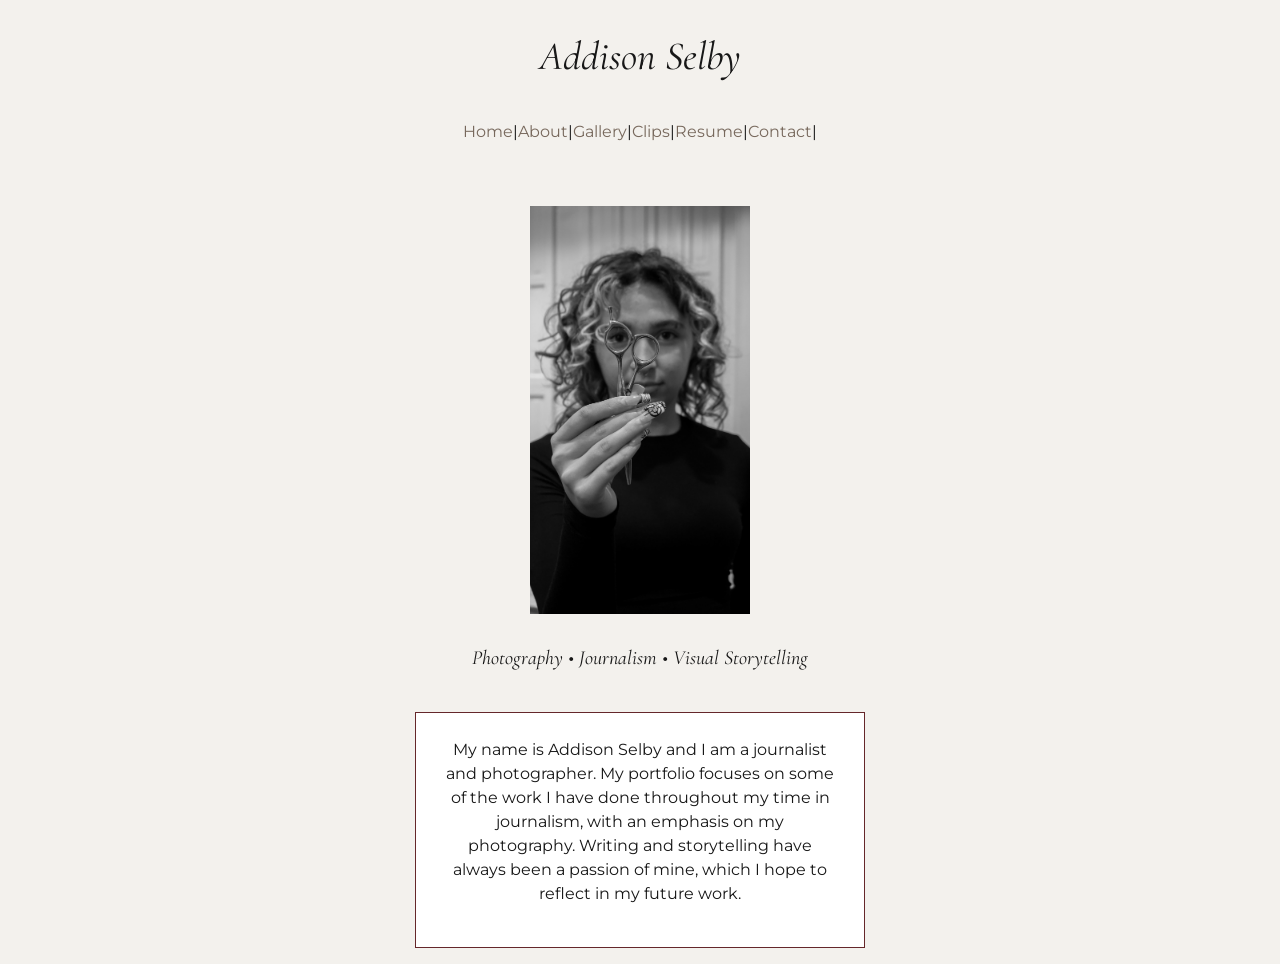
<file: index.html>
<!DOCTYPE html>
<html lang="en">

<head>
    <meta charset="UTF-8">
    <meta name="viewport" content="width=device-width, initial-scale=1.0">
    <!-- meta -->
    <title>Addison Selby</title>
    <meta name="description" content="Addison Selby's Portfolio">
    <link rel="preconnect" href="https://fonts.googleapis.com">
    <link rel="preconnect" href="https://fonts.gstatic.com" crossorigin>
    <link href="https://fonts.googleapis.com/css2?family=Cormorant+Garamond:ital,wght@0,300..700;1,300..700&display=swap" rel="stylesheet">
    <link rel="preconnect" href="https://fonts.googleapis.com">
    <link rel="preconnect" href="https://fonts.gstatic.com" crossorigin>
    <link href="https://fonts.googleapis.com/css2?family=Cormorant+Garamond:ital,wght@0,300..700;1,300..700&family=Montserrat:ital,wght@0,100..900;1,100..900&display=swap" rel="stylesheet">
    <!-- CSS -->
    <link href="https://cdn.jsdelivr.net/npm/bootstrap@5.3.8/dist/css/bootstrap.min.css" rel="stylesheet" integrity="sha384-sRIl4kxILFvY47J16cr9ZwB07vP4J8+LH7qKQnuqkuIAvNWLzeN8tE5YBujZqJLB" crossorigin="anonymous">
    <link rel="stylesheet" href="site/css/style.css">
    <!-- JS -->
    <script src="https://cdn.jsdelivr.net/npm/@popperjs/core@2.11.8/dist/umd/popper.min.js"                integrity="sha384-I7E8VVD/ismYTF4hNIPjVp/Zjvgyol6VFvRkX/vR+Vc4jQkC+hVqc2pM8ODewa9r" crossorigin="anonymous"></script>
    <script src="https://cdn.jsdelivr.net/npm/bootstrap@5.3.8/dist/js/bootstrap.min.js" integrity="sha384-G/EV+4j2dNv+tEPo3++6LCgdCROaejBqfUeNjuKAiuXbjrxilcCdDz6ZAVfHWe1Y" crossorigin="anonymous"></script>
</head>

<body>
    <h1 class="name">Addison Selby</h1>
    <nav class="nav">
        <a href="#">Home</a> |
        <a href="/about/">About</a> |
        <a href="/gallery/">Gallery</a> |
        <a href="/clips/">Clips</a> |
        <a href="/resume/">Resume</a> |
        <a href="/contact/">Contact</a> |
    </nav>

    <section class="feature">
    <img src="site/img/feature.jpg" alt="Black and white photo of a girl holding scissors to her eye" height="408" width="220">
    </section>

    <section class="highlights">
    <h5>Photography • Journalism • Visual Storytelling</h5>
    </section>

    <section class="intro">
    <p>My name is Addison Selby and I am a journalist and photographer. My portfolio focuses on some of the work I have done throughout my time in journalism, with an emphasis on my photography. Writing and storytelling have always been a passion of mine, which I hope to reflect in my future work.</p>
    </section>

</body>

</html>
</file>
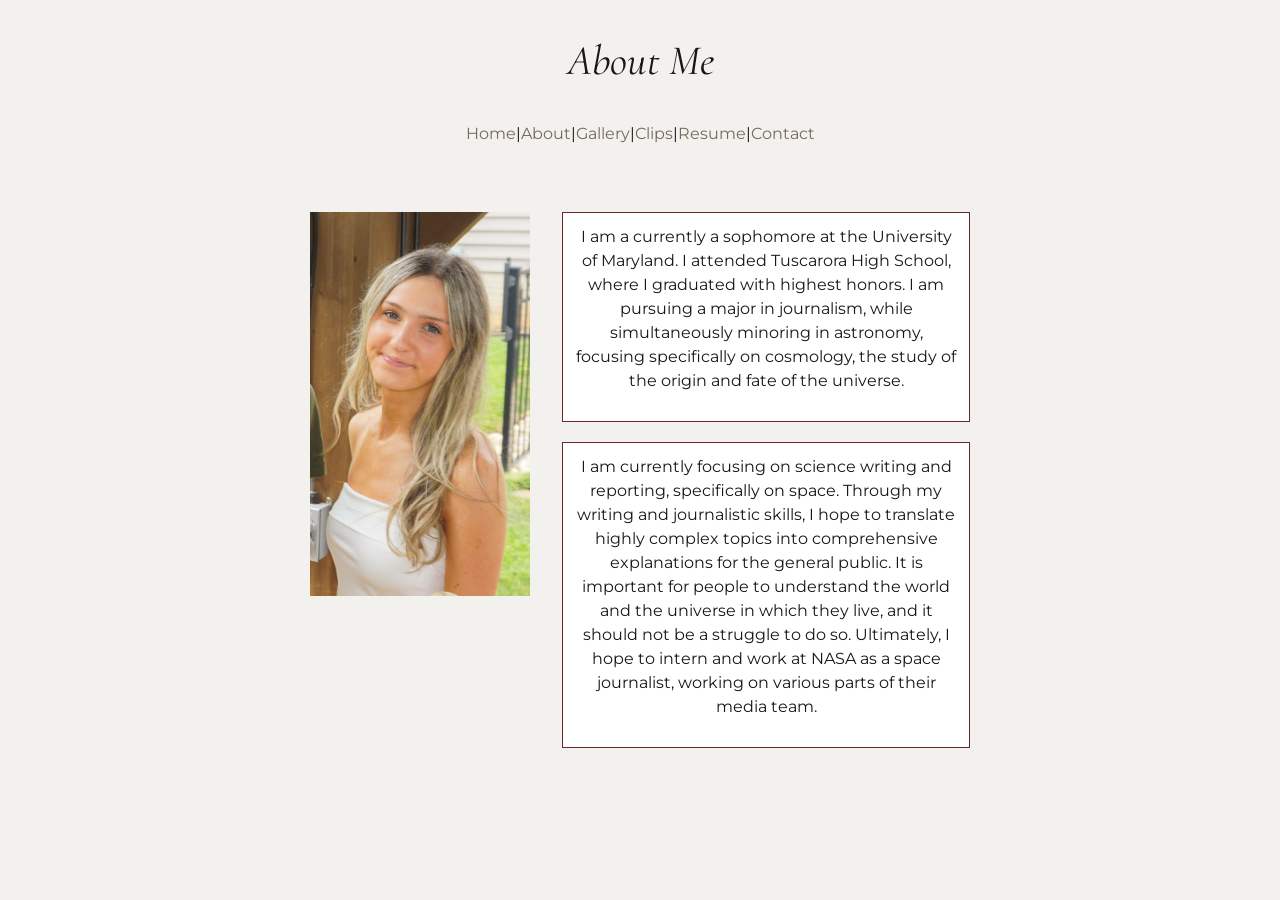
<file: about/index.html>
<!DOCTYPE html>
<html lang="en">

<head>
    <meta charset="UTF-8">
    <meta name="viewport" content="width=device-width, initial-scale=1.0">
    <!-- meta -->
    <title>Addison Selby</title>
    <meta name="description" content="Addison Selby's Portfolio">
    <link rel="preconnect" href="https://fonts.googleapis.com">
    <link rel="preconnect" href="https://fonts.gstatic.com" crossorigin>
    <link href="https://fonts.googleapis.com/css2?family=Cormorant+Garamond:ital,wght@0,300..700;1,300..700&display=swap" rel="stylesheet">
    <link rel="preconnect" href="https://fonts.googleapis.com">
    <link rel="preconnect" href="https://fonts.gstatic.com" crossorigin>
    <link href="https://fonts.googleapis.com/css2?family=Cormorant+Garamond:ital,wght@0,300..700;1,300..700&family=Montserrat:ital,wght@0,100..900;1,100..900&display=swap" rel="stylesheet">
    <!-- CSS -->
    <link href="https://cdn.jsdelivr.net/npm/bootstrap@5.3.8/dist/css/bootstrap.min.css" rel="stylesheet"
        integrity="sha384-sRIl4kxILFvY47J16cr9ZwB07vP4J8+LH7qKQnuqkuIAvNWLzeN8tE5YBujZqJLB" crossorigin="anonymous">
    <link rel="stylesheet" href="../site/css/style.css">
    <!-- JS -->
    <script src="https://cdn.jsdelivr.net/npm/@popperjs/core@2.11.8/dist/umd/popper.min.js"
        integrity="sha384-I7E8VVD/ismYTF4hNIPjVp/Zjvgyol6VFvRkX/vR+Vc4jQkC+hVqc2pM8ODewa9r"
        crossorigin="anonymous"></script>
    <script src="https://cdn.jsdelivr.net/npm/bootstrap@5.3.8/dist/js/bootstrap.min.js"
        integrity="sha384-G/EV+4j2dNv+tEPo3++6LCgdCROaejBqfUeNjuKAiuXbjrxilcCdDz6ZAVfHWe1Y"
        crossorigin="anonymous"></script>
</head>

<body>

    <header class="page-header">

        <h1 class="about">About Me</h1>

        <nav class="nav">
            <a href="../">Home</a> |
            <a href="#">About</a> |
            <a href="../gallery/">Gallery</a> |
            <a href="../clips/">Clips</a> |
            <a href="../resume/">Resume</a> |
            <a href="../contact/">Contact</a>
        </nav>

    </header>

    <main class="about-layout">

        <section class="portrait">
            <img src="../site/img/portrait.jpg" alt="Photo of a girl with blonde hair in a white dress" width="220"
                height="384">
        </section>

        <div class="about-sections">

            <section class="bio">
                <p>I am a currently a sophomore at the University of Maryland. I attended Tuscarora High School, where I graduated with highest honors. I am pursuing a major in journalism, while simultaneously minoring in astronomy, focusing specifically on cosmology, the study of the origin and fate of the universe.</p>
            </section>

            <section class="goals">
                <p>I am currently focusing on science writing and reporting, specifically on space. Through my writing and journalistic skills, I hope to translate highly complex topics into comprehensive explanations for the general public. It is important for people to understand the world and the universe in which they live, and it should not be a struggle to do so. Ultimately, I hope to intern and work at NASA as a space journalist, working on various parts of their media team.</p>
            </section>

        </div>

    </main>

</body>

</html>
</file>
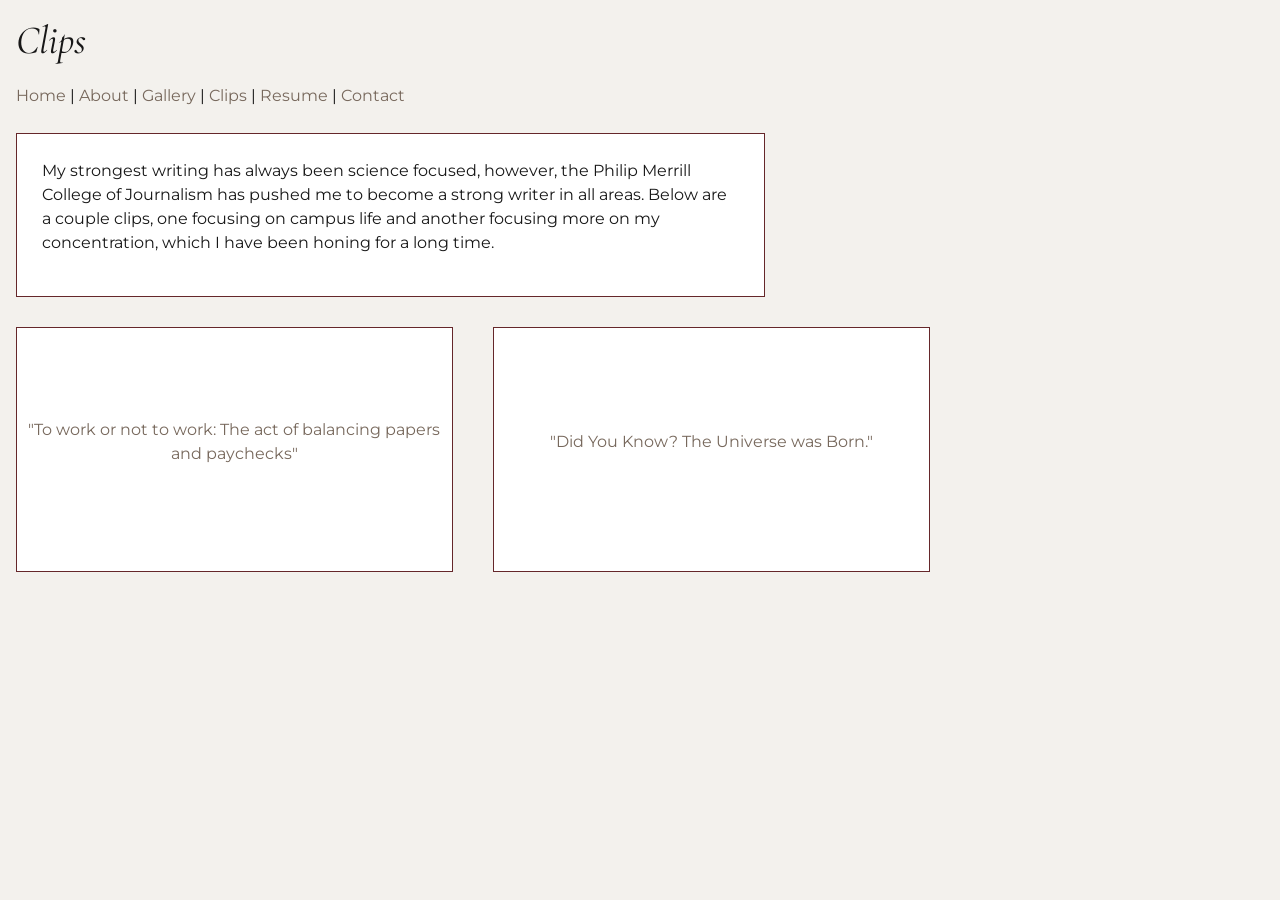
<file: clips/index.html>
<!DOCTYPE html>
<html lang="en">

<head>
    <meta charset="UTF-8">
    <meta name="viewport" content="width=device-width, initial-scale=1.0">
    <!-- meta -->
    <title>Addison Selby</title>
    <meta name="description" content="Addison Selby's Portfolio">
    <link rel="preconnect" href="https://fonts.googleapis.com">
    <link rel="preconnect" href="https://fonts.gstatic.com" crossorigin>
    <link href="https://fonts.googleapis.com/css2?family=Cormorant+Garamond:ital,wght@0,300..700;1,300..700&display=swap" rel="stylesheet">
    <link rel="preconnect" href="https://fonts.googleapis.com">
    <link rel="preconnect" href="https://fonts.gstatic.com" crossorigin>
    <link href="https://fonts.googleapis.com/css2?family=Cormorant+Garamond:ital,wght@0,300..700;1,300..700&family=Montserrat:ital,wght@0,100..900;1,100..900&display=swap" rel="stylesheet">
    <!-- CSS -->
    <link href="https://cdn.jsdelivr.net/npm/bootstrap@5.3.8/dist/css/bootstrap.min.css" rel="stylesheet"
        integrity="sha384-sRIl4kxILFvY47J16cr9ZwB07vP4J8+LH7qKQnuqkuIAvNWLzeN8tE5YBujZqJLB" crossorigin="anonymous">
    <link rel="stylesheet" href="../site/css/style.css">
    <!-- JS -->
    <script src="https://cdn.jsdelivr.net/npm/@popperjs/core@2.11.8/dist/umd/popper.min.js"
        integrity="sha384-I7E8VVD/ismYTF4hNIPjVp/Zjvgyol6VFvRkX/vR+Vc4jQkC+hVqc2pM8ODewa9r"
        crossorigin="anonymous"></script>
    <script src="https://cdn.jsdelivr.net/npm/bootstrap@5.3.8/dist/js/bootstrap.min.js"
        integrity="sha384-G/EV+4j2dNv+tEPo3++6LCgdCROaejBqfUeNjuKAiuXbjrxilcCdDz6ZAVfHWe1Y"
        crossorigin="anonymous"></script>
</head>

<body>
    <main class="clips">
        <h1>Clips</h1>
        <nav>
            <a href="../">Home</a> |
            <a href="../about/">About</a> |
            <a href="../gallery/">Gallery</a> |
            <a href="#">Clips</a> |
            <a href="../resume/">Resume</a> |
            <a href="../contact/">Contact</a>
        </nav>

        <section class="clips-intro">
            <p>My strongest writing has always been science focused, however, the Philip Merrill
            College of Journalism has pushed me to become a strong writer in all areas. Below are a couple clips, one focusing on campus life and another focusing more on my concentration, which I have been honing for a long time.</p>
        </section>

        <section class="clips-gallery">

            <div class="clip-item">
                <a href="https://storiesbeneaththeshell.com/2025/11/15/to-work-or-not-to-work-the-act-of-balancing-papers-and-paychecks/" target="_blank">
                    <div class="clip-box">
                        <p>"To work or not to work: The act of balancing papers and paychecks"</p>
                    </div>
                </a>
            </div>

            <div class="clip-item">
                <a href="https://titantime.org/13061/history/did-you-know-the-universe-was-born/" target="_blank">
                    <div class="clip-box">
                        <p>"Did You Know? The Universe was Born."</p>
                    </div>
                </a>
            </div>

        </section>
</body>
</main>

</html>
</file>
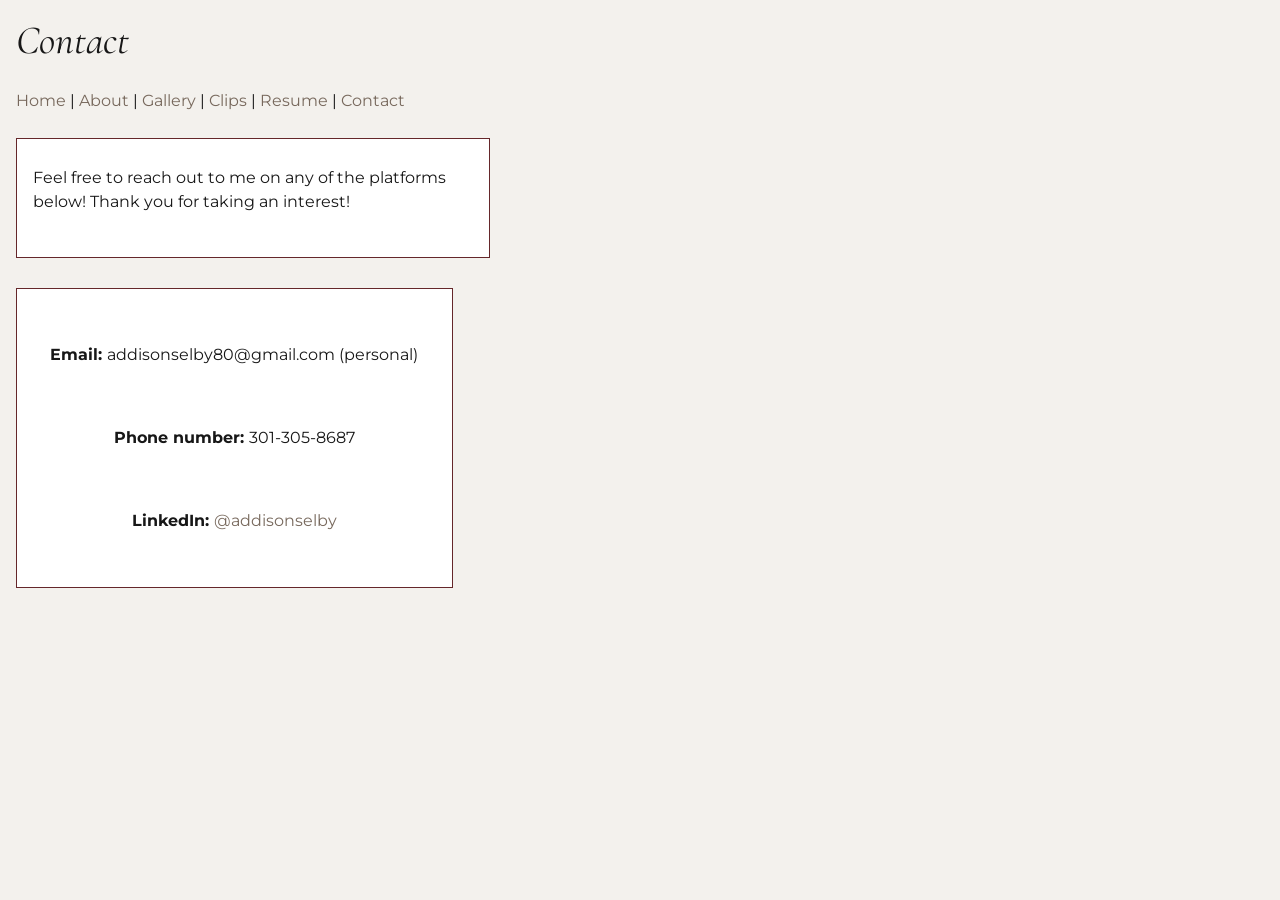
<file: contact/index.html>
<!DOCTYPE html>
<html lang="en">

<head>
    <meta charset="UTF-8">
    <meta name="viewport" content="width=device-width, initial-scale=1.0">
    <!-- meta -->
    <title>Addison Selby</title>
    <meta name="description" content="Addison Selby's Portfolio">
    <link rel="preconnect" href="https://fonts.googleapis.com">
    <link rel="preconnect" href="https://fonts.gstatic.com" crossorigin>
    <link href="https://fonts.googleapis.com/css2?family=Cormorant+Garamond:ital,wght@0,300..700;1,300..700&display=swap" rel="stylesheet">
    <link rel="preconnect" href="https://fonts.googleapis.com">
    <link rel="preconnect" href="https://fonts.gstatic.com" crossorigin>
    <link href="https://fonts.googleapis.com/css2?family=Cormorant+Garamond:ital,wght@0,300..700;1,300..700&family=Montserrat:ital,wght@0,100..900;1,100..900&display=swap" rel="stylesheet">
    <!-- CSS -->
    <link href="https://cdn.jsdelivr.net/npm/bootstrap@5.3.8/dist/css/bootstrap.min.css" rel="stylesheet"
        integrity="sha384-sRIl4kxILFvY47J16cr9ZwB07vP4J8+LH7qKQnuqkuIAvNWLzeN8tE5YBujZqJLB" crossorigin="anonymous">
    <link rel="stylesheet" href="../site/css/style.css">
    <!-- Fonts -->
    <link rel="stylesheet" href="https://cdn.jsdelivr.net/npm/bootstrap-icons@1.13.1/font/bootstrap-icons.min.css">
    <!-- JS -->
    <script src="https://cdn.jsdelivr.net/npm/@popperjs/core@2.11.8/dist/umd/popper.min.js"
        integrity="sha384-I7E8VVD/ismYTF4hNIPjVp/Zjvgyol6VFvRkX/vR+Vc4jQkC+hVqc2pM8ODewa9r"
        crossorigin="anonymous"></script>
    <script src="https://cdn.jsdelivr.net/npm/bootstrap@5.3.8/dist/js/bootstrap.min.js"
        integrity="sha384-G/EV+4j2dNv+tEPo3++6LCgdCROaejBqfUeNjuKAiuXbjrxilcCdDz6ZAVfHWe1Y"
        crossorigin="anonymous"></script>
</head>

<body>
    <main class="contact">
        <h1>Contact</h1>
        <nav>
            <a href="../">Home</a> |
            <a href="../about/">About</a> |
            <a href="../gallery/">Gallery</a> |
            <a href="../clips/">Clips</a> |
            <a href="../resume/">Resume</a> |
            <a href="#"> Contact</a>
        </nav>

        <div class="contact-intro">
            <p>Feel free to reach out to me on any of the platforms below! Thank you for taking an interest!</p>
        </div>

        <div class="contact-info">
            <div><b>Email: </b>addisonselby80@gmail.com (personal)</div>
            <div><b>Phone number: </b>301-305-8687</div>
            <div><b>LinkedIn: </b><a href="https://www.linkedin.com/in/addisonselby/" target="_blank">@addisonselby</a></div>
        </div>
    </main>
</body>

</html>
</file>
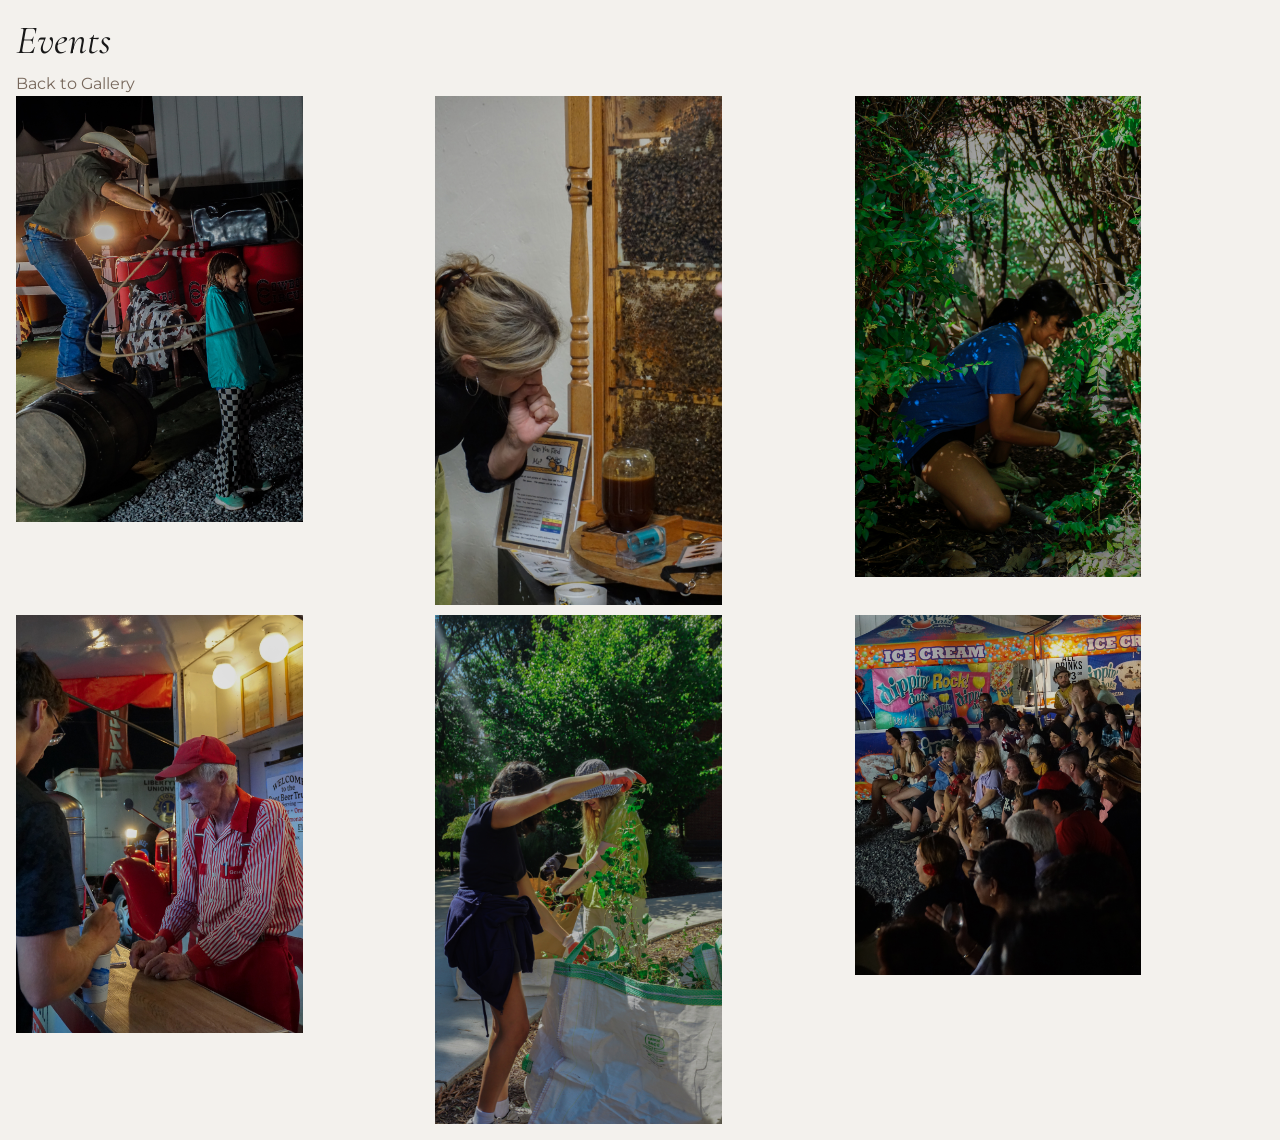
<file: events/index.html>
<!DOCTYPE html>
<html lang="en">

<head>
    <meta charset="UTF-8">
    <meta name="viewport" content="width=device-width, initial-scale=1.0">
    <!-- meta -->
    <title>Addison Selby</title>
    <meta name="description" content="Addison Selby's Portfolio">
    <link rel="preconnect" href="https://fonts.googleapis.com">
    <link rel="preconnect" href="https://fonts.gstatic.com" crossorigin>
    <link href="https://fonts.googleapis.com/css2?family=Cormorant+Garamond:ital,wght@0,300..700;1,300..700&display=swap" rel="stylesheet">
    <link rel="preconnect" href="https://fonts.googleapis.com">
    <link rel="preconnect" href="https://fonts.gstatic.com" crossorigin>
    <link href="https://fonts.googleapis.com/css2?family=Cormorant+Garamond:ital,wght@0,300..700;1,300..700&family=Montserrat:ital,wght@0,100..900;1,100..900&display=swap" rel="stylesheet">
    <!-- CSS -->
    <link href="https://cdn.jsdelivr.net/npm/bootstrap@5.3.8/dist/css/bootstrap.min.css" rel="stylesheet"
        integrity="sha384-sRIl4kxILFvY47J16cr9ZwB07vP4J8+LH7qKQnuqkuIAvNWLzeN8tE5YBujZqJLB" crossorigin="anonymous">
    <link rel="stylesheet" href="../site/css/style.css">
    <!-- JS -->
    <script src="https://cdn.jsdelivr.net/npm/@popperjs/core@2.11.8/dist/umd/popper.min.js"
        integrity="sha384-I7E8VVD/ismYTF4hNIPjVp/Zjvgyol6VFvRkX/vR+Vc4jQkC+hVqc2pM8ODewa9r"
        crossorigin="anonymous"></script>
    <script src="https://cdn.jsdelivr.net/npm/bootstrap@5.3.8/dist/js/bootstrap.min.js"
        integrity="sha384-G/EV+4j2dNv+tEPo3++6LCgdCROaejBqfUeNjuKAiuXbjrxilcCdDz6ZAVfHWe1Y"
        crossorigin="anonymous"></script>
</head>

<body>
    <main clas="events-layout">

        <h1>Events</h1>

        <a href="../gallery/">Back to Gallery</a>

        <div class="events-gallery">
            <img src="../site/img/EP2.jpg" alt="Cowboy lassos a girl.">
            <img src="../site/img/EP1.jpg" alt="Woman peers at a bee box.">
            <img src="../site/img/EP5.jpg" alt="Girl weeds bushes while smiling.">

            <img src="../site/img/EP4.jpg" alt="Old man hands rootbeer float to customer.">
            <img src="../site/img/EP6.jpg" alt="Girl pulls weeds from bag.">
            <img src="../site/img/EP3.jpg" alt="Crowd of people clapping.">
        </div>

    </main>


</body>
</file>
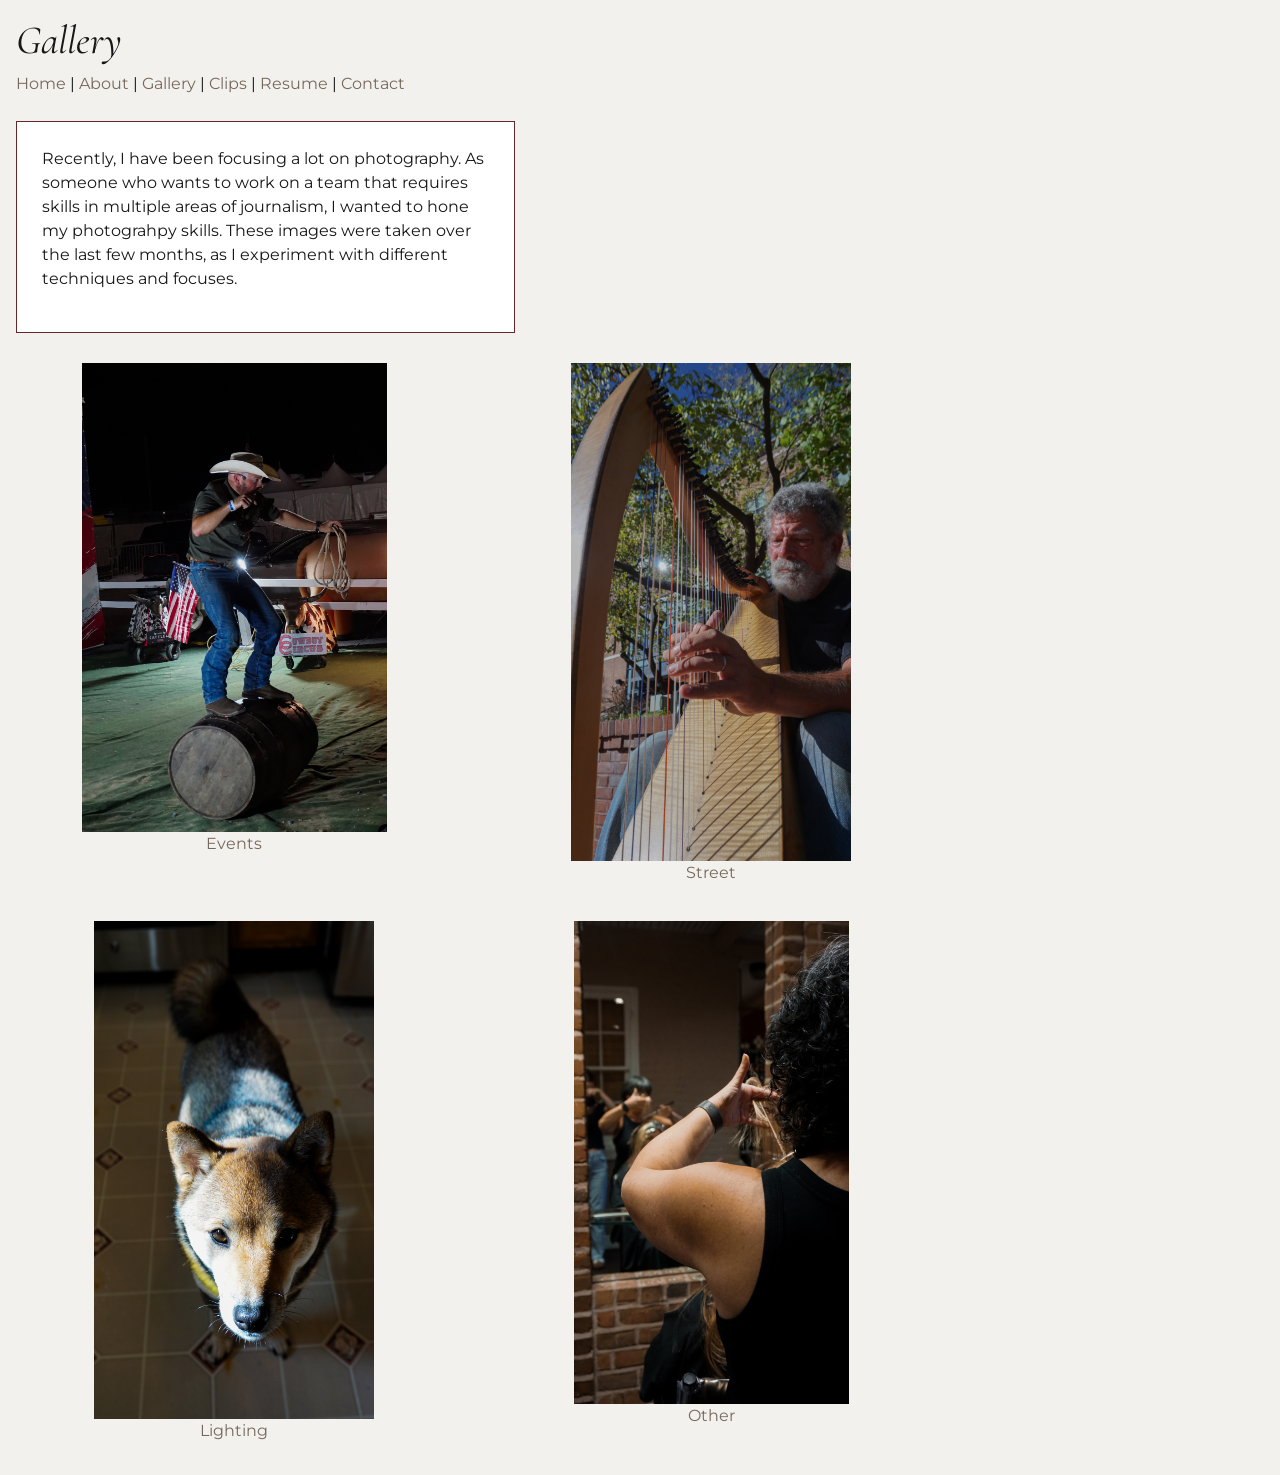
<file: gallery/index.html>
<!DOCTYPE html>
<html lang="en">

<head>
    <meta charset="UTF-8">
    <meta name="viewport" content="width=device-width, initial-scale=1.0">
    <!-- meta -->
    <title>Addison Selby</title>
    <meta name="description" content="Addison Selby's Portfolio">
    <link rel="preconnect" href="https://fonts.googleapis.com">
    <link rel="preconnect" href="https://fonts.gstatic.com" crossorigin>
    <link href="https://fonts.googleapis.com/css2?family=Cormorant+Garamond:ital,wght@0,300..700;1,300..700&display=swap" rel="stylesheet">
    <link rel="preconnect" href="https://fonts.googleapis.com">
    <link rel="preconnect" href="https://fonts.gstatic.com" crossorigin>
    <link href="https://fonts.googleapis.com/css2?family=Cormorant+Garamond:ital,wght@0,300..700;1,300..700&family=Montserrat:ital,wght@0,100..900;1,100..900&display=swap" rel="stylesheet">
    <!-- CSS -->
    <link href="https://cdn.jsdelivr.net/npm/bootstrap@5.3.8/dist/css/bootstrap.min.css" rel="stylesheet"
        integrity="sha384-sRIl4kxILFvY47J16cr9ZwB07vP4J8+LH7qKQnuqkuIAvNWLzeN8tE5YBujZqJLB" crossorigin="anonymous">
    <link rel="stylesheet" href="../site/css/style.css">
    <!-- JS -->
    <script src="https://cdn.jsdelivr.net/npm/@popperjs/core@2.11.8/dist/umd/popper.min.js"
        integrity="sha384-I7E8VVD/ismYTF4hNIPjVp/Zjvgyol6VFvRkX/vR+Vc4jQkC+hVqc2pM8ODewa9r"
        crossorigin="anonymous"></script>
    <script src="https://cdn.jsdelivr.net/npm/bootstrap@5.3.8/dist/js/bootstrap.min.js"
        integrity="sha384-G/EV+4j2dNv+tEPo3++6LCgdCROaejBqfUeNjuKAiuXbjrxilcCdDz6ZAVfHWe1Y"
        crossorigin="anonymous"></script>
</head>

<body>
    <main class="gallery">
        <h1>Gallery</h1>
        <nav>
            <a href="../">Home</a> |
            <a href="../about/">About</a> |
            <a href="#">Gallery</a> |
            <a href="../clips/">Clips</a> |
            <a href="../resume/">Resume</a> |
            <a href="../contact/">Contact</a>
        </nav>

        <section class="gallery-intro">
            <p>Recently, I have been focusing a lot on photography. As someone who wants to work on a team that requires skills in multiple areas of journalism, I wanted to hone my photograhpy skills. These images were taken over the last few months, as I experiment with different techniques and focuses.</p>
        </section>

        <section class="photo-gallery">

            <a href="../events/" class="gallery-item">
                <div class="box">
                    <img src="../site/img/FairP.jpg" alt="Cowboy standing on a barrel holding a lasso." height="469"
                        width="305">
                    <p>Events</p>
                </div>
            </a>

            <a href="../street/" class="gallery-item">
                <div class="box">
                    <img src="../site/img/StreetP.jpg" alt="Man playing the harp" height="498" width="280">
                    <p>Street</p>
                </div>
            </a>

            <a href="../lighting/" class="gallery-item">
                <div class="box">
                    <img src="../site/img/LightingP.jpg" alt="Man playing the harp" height="498" width="280">
                    <p>Lighting</p>
                </div>
            </a>

            <a href="../other/" class="gallery-item">
                <div class="box">
                    <img src="../site/img/OtherP.jpg" alt="Man playing the harp" height="483" width="275">
                    <p>Other</p>
                </div>
            </a>

        </section>
    </main>
</body>

</html>
</file>
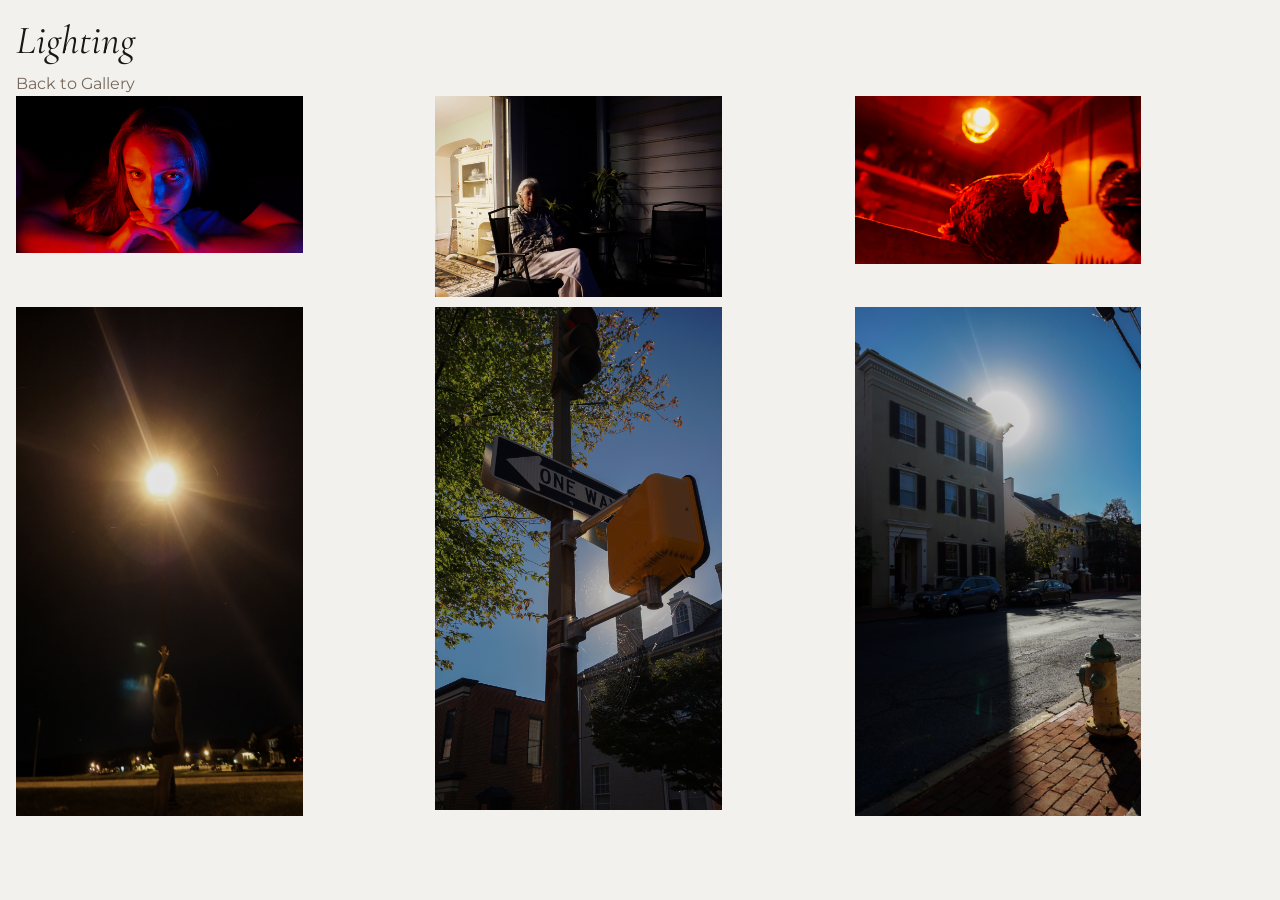
<file: lighting/index.html>
<!DOCTYPE html>
<html lang="en">

<head>
    <meta charset="UTF-8">
    <meta name="viewport" content="width=device-width, initial-scale=1.0">
    <!-- meta -->
    <title>Addison Selby</title>
    <meta name="description" content="Addison Selby's Portfolio">
    <link rel="preconnect" href="https://fonts.googleapis.com">
    <link rel="preconnect" href="https://fonts.gstatic.com" crossorigin>
    <link href="https://fonts.googleapis.com/css2?family=Cormorant+Garamond:ital,wght@0,300..700;1,300..700&display=swap" rel="stylesheet">
    <link rel="preconnect" href="https://fonts.googleapis.com">
    <link rel="preconnect" href="https://fonts.gstatic.com" crossorigin>
    <link href="https://fonts.googleapis.com/css2?family=Cormorant+Garamond:ital,wght@0,300..700;1,300..700&family=Montserrat:ital,wght@0,100..900;1,100..900&display=swap" rel="stylesheet">
    <!-- CSS -->
    <link href="https://cdn.jsdelivr.net/npm/bootstrap@5.3.8/dist/css/bootstrap.min.css" rel="stylesheet"
        integrity="sha384-sRIl4kxILFvY47J16cr9ZwB07vP4J8+LH7qKQnuqkuIAvNWLzeN8tE5YBujZqJLB" crossorigin="anonymous">
    <link rel="stylesheet" href="../site/css/style.css">
    <!-- JS -->
    <script src="https://cdn.jsdelivr.net/npm/@popperjs/core@2.11.8/dist/umd/popper.min.js"
        integrity="sha384-I7E8VVD/ismYTF4hNIPjVp/Zjvgyol6VFvRkX/vR+Vc4jQkC+hVqc2pM8ODewa9r"
        crossorigin="anonymous"></script>
    <script src="https://cdn.jsdelivr.net/npm/bootstrap@5.3.8/dist/js/bootstrap.min.js"
        integrity="sha384-G/EV+4j2dNv+tEPo3++6LCgdCROaejBqfUeNjuKAiuXbjrxilcCdDz6ZAVfHWe1Y"
        crossorigin="anonymous"></script>
</head>

<body>

 <main clas="events-layout">

        <h1>Lighting</h1>

        <a href="../gallery/">Back to Gallery</a>

        <div class="events-gallery">
            <img src="../site/img/LP1.jpg" alt="Girl in red and blue lighting.">
            <img src="../site/img/LP2.jpg" alt="Woman sitting on a porch.">
            <img src="../site/img/LP3.jpg" alt="Chicken perches in red lighting.">

            <img src="../site/img/LP4.jpg" alt="Woman reaches for a street light.">
            <img src="../site/img/LP5.jpg" alt="Sunlight shines through a stop light and spider-web.">
            <img src="../site/img/LP6.jpg" alt="Sun creates a shadow from a building on the street.">
        </div>

    </main>

</body>
</file>
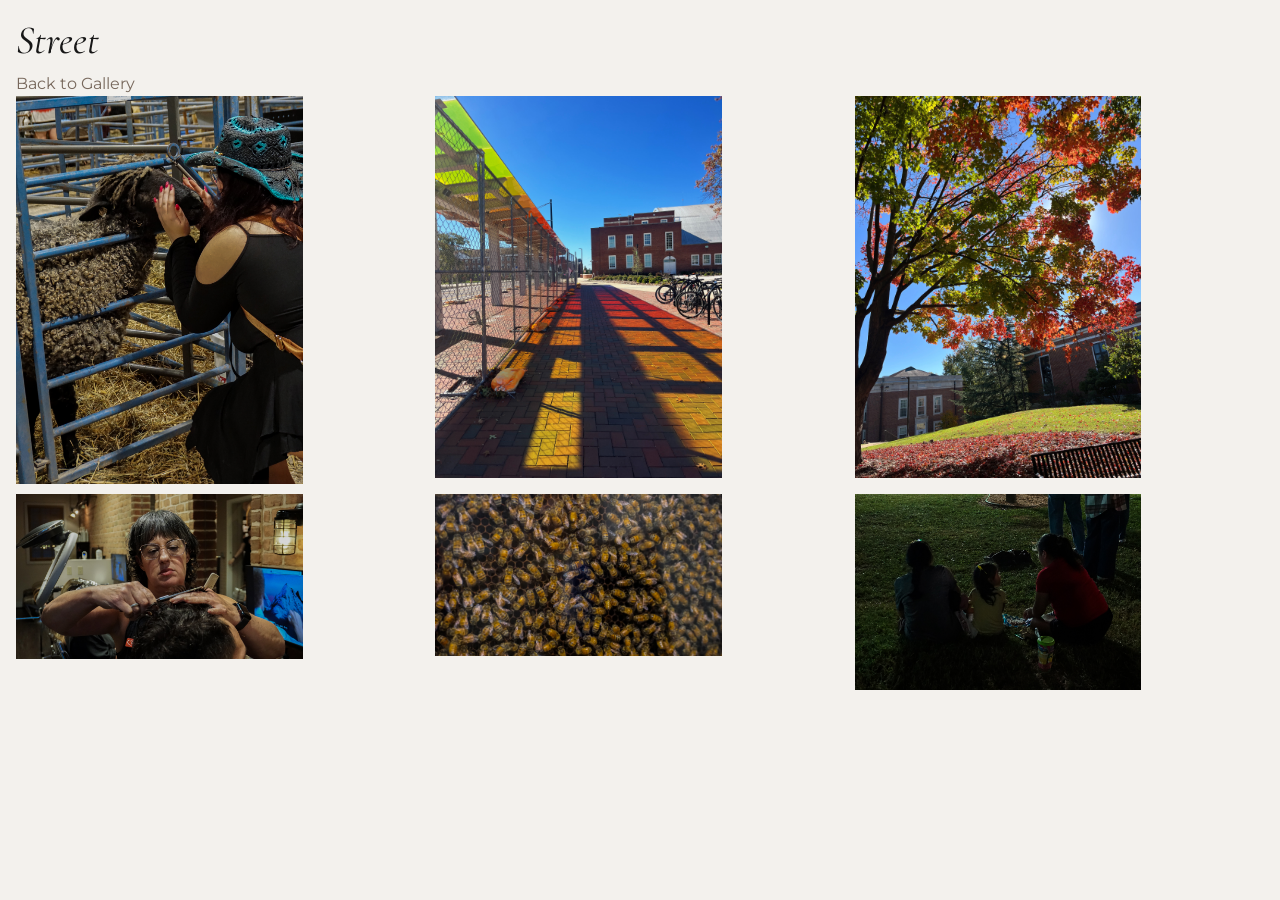
<file: other/index.html>
<!DOCTYPE html>
<html lang="en">

<head>
    <meta charset="UTF-8">
    <meta name="viewport" content="width=device-width, initial-scale=1.0">
    <!-- meta -->
    <title>Addison Selby</title>
    <meta name="description" content="Addison Selby's Portfolio">
    <link rel="preconnect" href="https://fonts.googleapis.com">
    <link rel="preconnect" href="https://fonts.gstatic.com" crossorigin>
    <link href="https://fonts.googleapis.com/css2?family=Cormorant+Garamond:ital,wght@0,300..700;1,300..700&display=swap" rel="stylesheet">
    <link rel="preconnect" href="https://fonts.googleapis.com">
    <link rel="preconnect" href="https://fonts.gstatic.com" crossorigin>
    <link href="https://fonts.googleapis.com/css2?family=Cormorant+Garamond:ital,wght@0,300..700;1,300..700&family=Montserrat:ital,wght@0,100..900;1,100..900&display=swap" rel="stylesheet">
    <!-- CSS -->
    <link href="https://cdn.jsdelivr.net/npm/bootstrap@5.3.8/dist/css/bootstrap.min.css" rel="stylesheet"
        integrity="sha384-sRIl4kxILFvY47J16cr9ZwB07vP4J8+LH7qKQnuqkuIAvNWLzeN8tE5YBujZqJLB" crossorigin="anonymous">
    <link rel="stylesheet" href="../site/css/style.css">
    <!-- JS -->
    <script src="https://cdn.jsdelivr.net/npm/@popperjs/core@2.11.8/dist/umd/popper.min.js"
        integrity="sha384-I7E8VVD/ismYTF4hNIPjVp/Zjvgyol6VFvRkX/vR+Vc4jQkC+hVqc2pM8ODewa9r"
        crossorigin="anonymous"></script>
    <script src="https://cdn.jsdelivr.net/npm/bootstrap@5.3.8/dist/js/bootstrap.min.js"
        integrity="sha384-G/EV+4j2dNv+tEPo3++6LCgdCROaejBqfUeNjuKAiuXbjrxilcCdDz6ZAVfHWe1Y"
        crossorigin="anonymous"></script>
</head>

<body>

<main clas="events-layout">

        <h1>Street</h1>

        <a href="../gallery/">Back to Gallery</a>

        <div class="events-gallery">
            <img src="../site/img/OP2.jpg" alt="Girl holds sheeps head in her hands.">
            <img src="../site/img/OP4.jpg" alt="Rainbow lighting shines through the purple line.">
            <img src="../site/img/OP3.jpg" alt="Light shines through a color changing tree.">

            <img src="../site/img/OP5.jpg" alt="Woman cuts a mans hair.">
            <img src="../site/img/OP1.jpg" alt="Close-up of bees working.">
            <img src="../site/img/OP7.jpg" alt="A mom and her kids sit on the ground at night.">
        </div>

    </main>

</body>
</file>
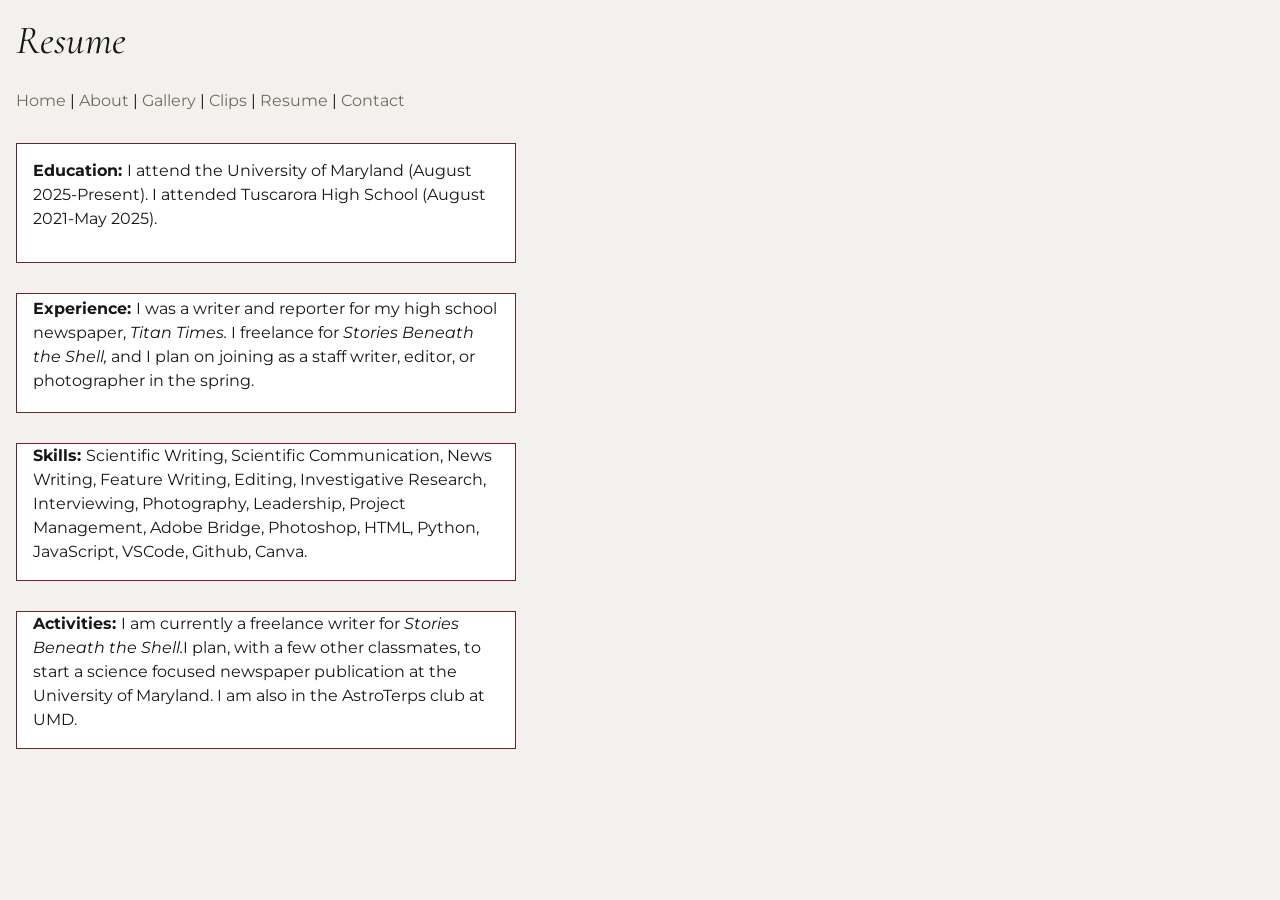
<file: resume/index.html>
<!DOCTYPE html>
<html lang="en">

<head>
    <meta charset="UTF-8">
    <meta name="viewport" content="width=device-width, initial-scale=1.0">
    <!-- meta -->
    <title>Addison Selby</title>
    <meta name="description" content="Addison Selby's Portfolio">
    <link rel="preconnect" href="https://fonts.googleapis.com">
    <link rel="preconnect" href="https://fonts.gstatic.com" crossorigin>
    <link href="https://fonts.googleapis.com/css2?family=Cormorant+Garamond:ital,wght@0,300..700;1,300..700&display=swap" rel="stylesheet">
    <link rel="preconnect" href="https://fonts.googleapis.com">
    <link rel="preconnect" href="https://fonts.gstatic.com" crossorigin>
    <link href="https://fonts.googleapis.com/css2?family=Cormorant+Garamond:ital,wght@0,300..700;1,300..700&family=Montserrat:ital,wght@0,100..900;1,100..900&display=swap" rel="stylesheet">
    <!-- CSS -->
    <link href="https://cdn.jsdelivr.net/npm/bootstrap@5.3.8/dist/css/bootstrap.min.css" rel="stylesheet"
        integrity="sha384-sRIl4kxILFvY47J16cr9ZwB07vP4J8+LH7qKQnuqkuIAvNWLzeN8tE5YBujZqJLB" crossorigin="anonymous">
    <link rel="stylesheet" href="../site/css/style.css">
    <!-- JS -->
    <script src="https://cdn.jsdelivr.net/npm/@popperjs/core@2.11.8/dist/umd/popper.min.js"
        integrity="sha384-I7E8VVD/ismYTF4hNIPjVp/Zjvgyol6VFvRkX/vR+Vc4jQkC+hVqc2pM8ODewa9r"
        crossorigin="anonymous"></script>
    <script src="https://cdn.jsdelivr.net/npm/bootstrap@5.3.8/dist/js/bootstrap.min.js"
        integrity="sha384-G/EV+4j2dNv+tEPo3++6LCgdCROaejBqfUeNjuKAiuXbjrxilcCdDz6ZAVfHWe1Y"
        crossorigin="anonymous"></script>
</head>

<body>
    <main class="resume">
        <h1>Resume</h1>
        <nav>
            <a href="../">Home</a> |
            <a href="../about/">About</a> |
            <a href="../gallery/">Gallery</a> |
            <a href="../clips/">Clips</a> |
            <a href="#">Resume</a> |
            <a href="../contact/">Contact</a>

            <div class="resume-section">
               <p><b>Education: </b>I attend the University of Maryland (August 2025-Present). I attended Tuscarora High School (August 2021-May 2025).</p>
            </div>
            <div class="resume-section">
                <p><b>Experience: </b>I was a writer and reporter for my high school newspaper, <i>Titan Times.</i> I freelance for <i>Stories Beneath the Shell, </i>and I plan on joining as a staff writer, editor, or photographer in the spring.</p>
            </div>
            <div class="resume-section">
                <p><b>Skills: </b>Scientific Writing, Scientific Communication, News Writing, Feature Writing, Editing, Investigative Research, Interviewing, Photography, Leadership, Project Management, Adobe Bridge, Photoshop, HTML, Python, JavaScript, VSCode, Github, Canva.</p>
            </div>
            <div class="resume-section">
                <p><b>Activities: </b>I am currently a freelance writer for <i>Stories Beneath the Shell.</i>I plan, with a few other classmates, to start a science focused newspaper publication at the University of Maryland. I am also in the AstroTerps club at UMD.</p>
            </div>
        </nav>
    </main>
</body>

</html>
</file>
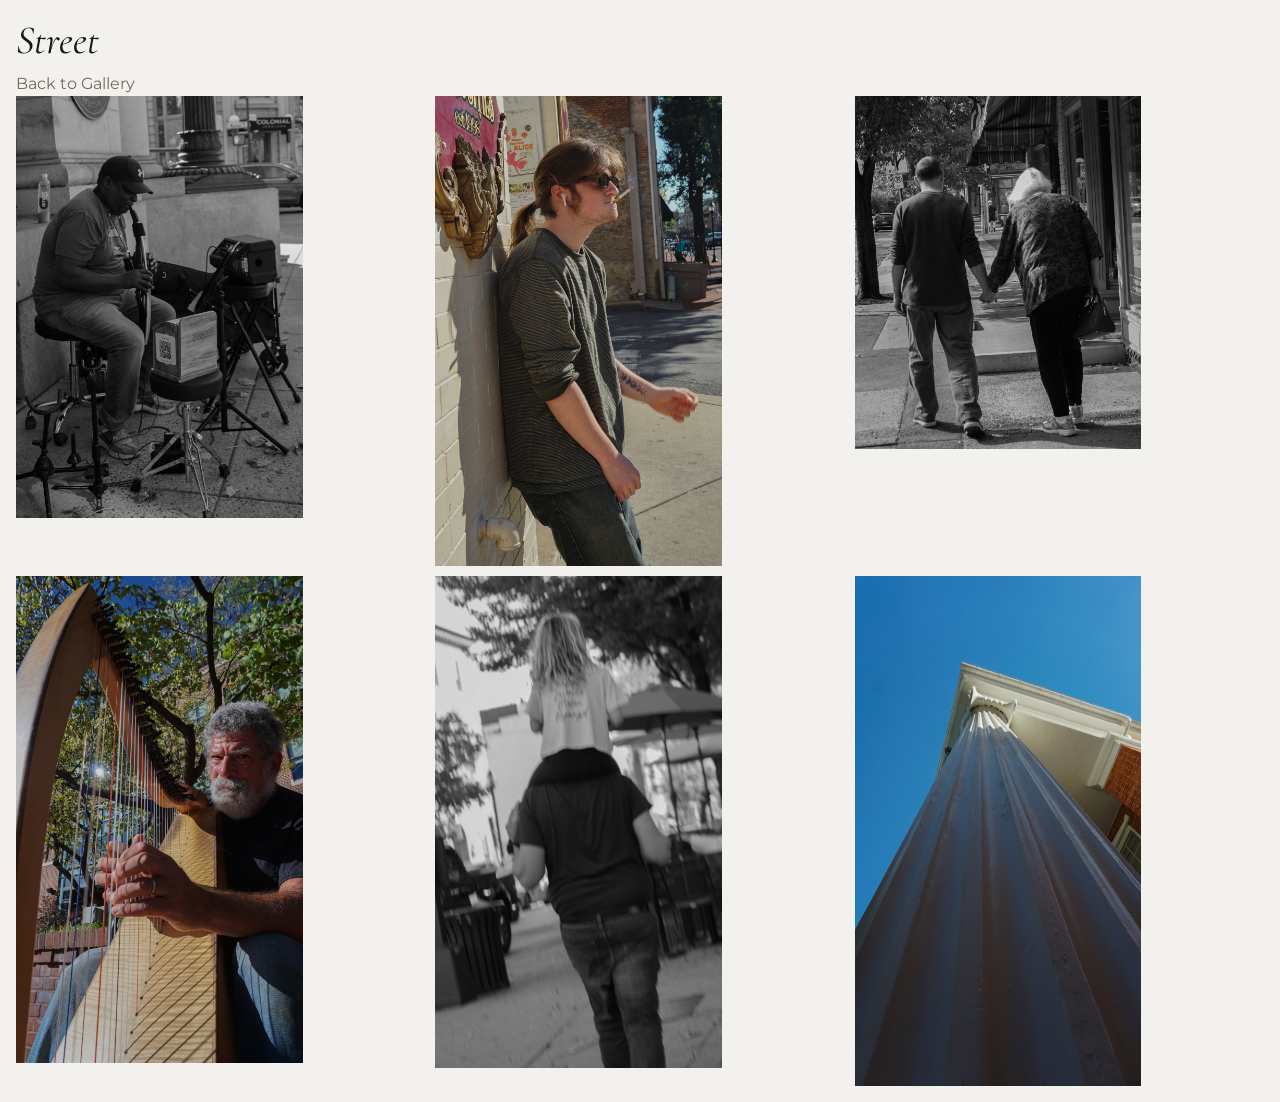
<file: street/index.html>
<!DOCTYPE html>
<html lang="en">

<head>
    <meta charset="UTF-8">
    <meta name="viewport" content="width=device-width, initial-scale=1.0">
    <!-- meta -->
    <title>Addison Selby</title>
    <meta name="description" content="Addison Selby's Portfolio">
    <link rel="preconnect" href="https://fonts.googleapis.com">
    <link rel="preconnect" href="https://fonts.gstatic.com" crossorigin>
    <link href="https://fonts.googleapis.com/css2?family=Cormorant+Garamond:ital,wght@0,300..700;1,300..700&display=swap" rel="stylesheet">
    <link rel="preconnect" href="https://fonts.googleapis.com">
    <link rel="preconnect" href="https://fonts.gstatic.com" crossorigin>
    <link href="https://fonts.googleapis.com/css2?family=Cormorant+Garamond:ital,wght@0,300..700;1,300..700&family=Montserrat:ital,wght@0,100..900;1,100..900&display=swap" rel="stylesheet">
    <!-- CSS -->
    <link href="https://cdn.jsdelivr.net/npm/bootstrap@5.3.8/dist/css/bootstrap.min.css" rel="stylesheet"
        integrity="sha384-sRIl4kxILFvY47J16cr9ZwB07vP4J8+LH7qKQnuqkuIAvNWLzeN8tE5YBujZqJLB" crossorigin="anonymous">
    <link rel="stylesheet" href="../site/css/style.css">
    <!-- JS -->
    <script src="https://cdn.jsdelivr.net/npm/@popperjs/core@2.11.8/dist/umd/popper.min.js"
        integrity="sha384-I7E8VVD/ismYTF4hNIPjVp/Zjvgyol6VFvRkX/vR+Vc4jQkC+hVqc2pM8ODewa9r"
        crossorigin="anonymous"></script>
    <script src="https://cdn.jsdelivr.net/npm/bootstrap@5.3.8/dist/js/bootstrap.min.js"
        integrity="sha384-G/EV+4j2dNv+tEPo3++6LCgdCROaejBqfUeNjuKAiuXbjrxilcCdDz6ZAVfHWe1Y"
        crossorigin="anonymous"></script>
</head>

<body>

<main clas="events-layout">

        <h1>Street</h1>

        <a href="../gallery/">Back to Gallery</a>

        <div class="events-gallery">
            <img src="../site/img/SP1.jpg" alt="Girl in red and blue lighting.">
            <img src="../site/img/SP2.jpg" alt="Woman sitting on a porch.">
            <img src="../site/img/SP3.jpg" alt="Chicken perches in red lighting.">

            <img src="../site/img/SP5.jpg" alt="Woman reaches for a street light.">
            <img src="../site/img/SP4.jpg" alt="Sunlight shines through a stop light and spider-web.">
            <img src="../site/img/SP6.jpg" alt="Sun creates a shadow from a building on the street.">
        </div>

    </main>

</body>
</file>
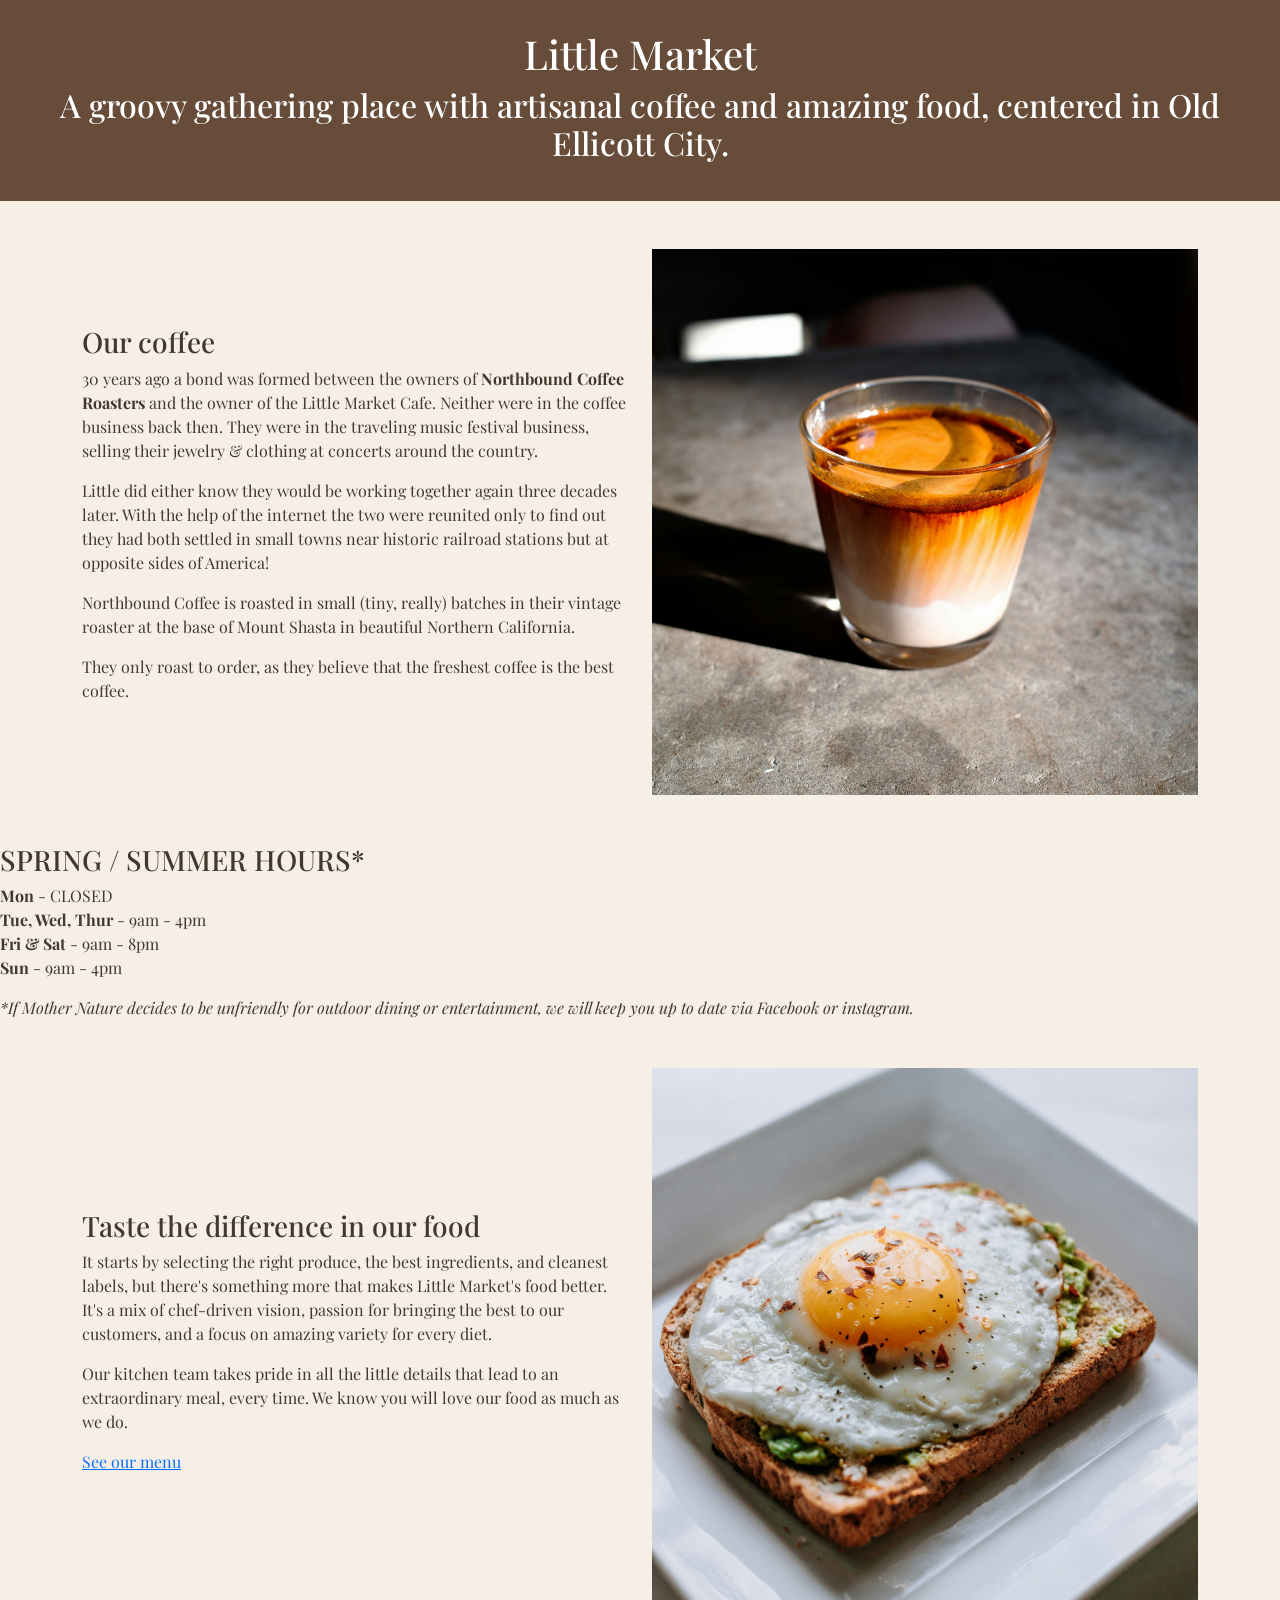
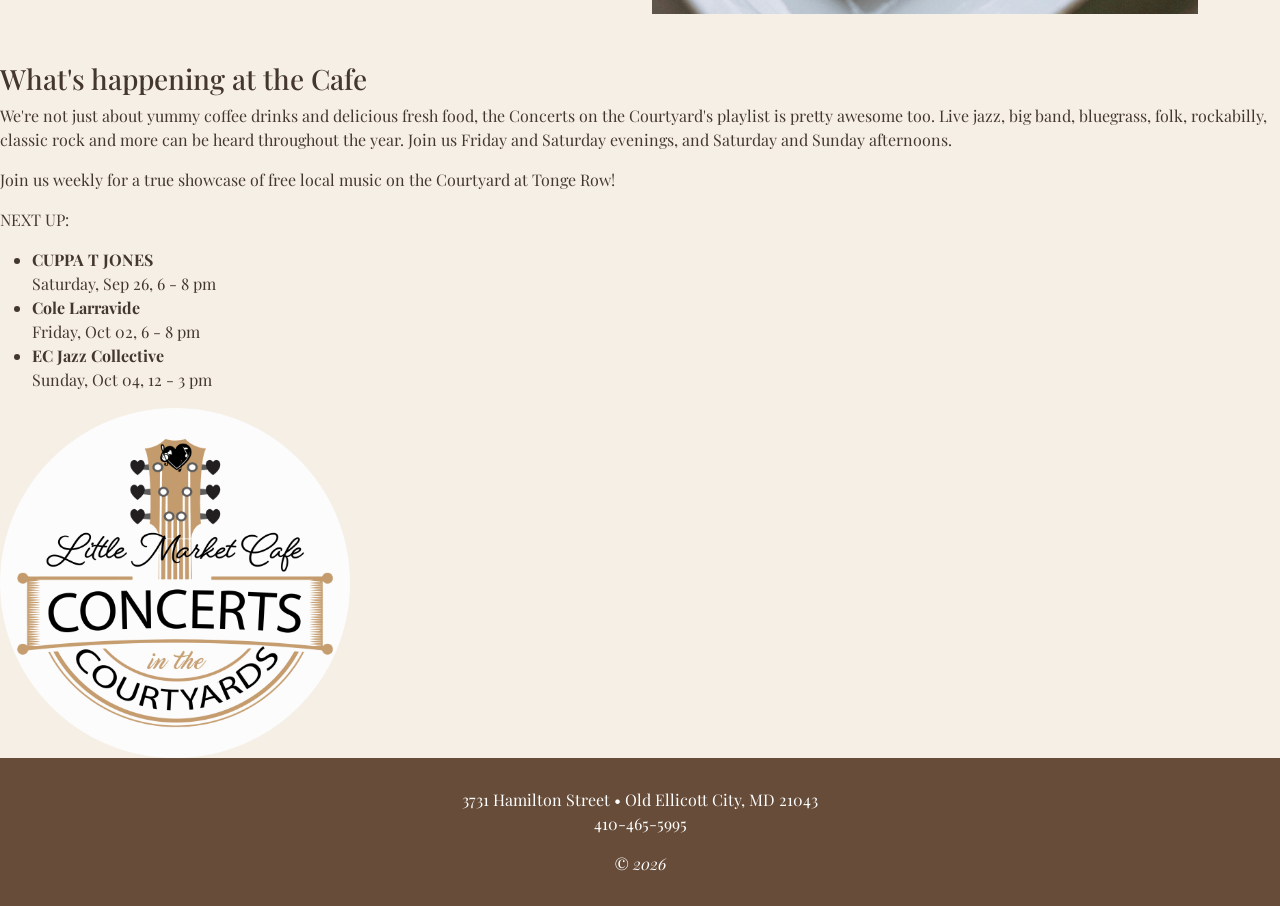
<file: projects/buisness-page/index.html>
<!DOCTYPE html>
<html lang="en">

<head>
    <meta charset="UTF-8">
    <meta name="viewport" content="width=device-width, initial-scale=1.0">
    <!-- meta -->
    <title>Little Market Coffee Shop</title>
    <meta name="description"
        content="Little Market Coffee Shop offers fresh coffee, pastries, and a welcoming place to relax and connect">
    <!-- CSS -->
    <link href="https://fonts.googleapis.com/css2?family=Playfair+Display&display=swap" rel="stylesheet">

    <link href="https://cdn.jsdelivr.net/npm/bootstrap@5.3.8/dist/css/bootstrap.min.css" rel="stylesheet"
        integrity="sha384-sRIl4kxILFvY47J16cr9ZwB07vP4J8+LH7qKQnuqkuIAvNWLzeN8tE5YBujZqJLB" crossorigin="anonymous">

    <link rel="stylesheet" href="css/style.css">
    <!-- JS -->
    <script src="https://cdn.jsdelivr.net/npm/@popperjs/core@2.11.8/dist/umd/popper.min.js"
        integrity="sha384-I7E8VVD/ismYTF4hNIPjVp/Zjvgyol6VFvRkX/vR+Vc4jQkC+hVqc2pM8ODewa9r"
        crossorigin="anonymous"></script>
    <script src="https://cdn.jsdelivr.net/npm/bootstrap@5.3.8/dist/js/bootstrap.min.js"
        integrity="sha384-G/EV+4j2dNv+tEPo3++6LCgdCROaejBqfUeNjuKAiuXbjrxilcCdDz6ZAVfHWe1Y"
        crossorigin="anonymous"></script>
</head>

<body>
    <header>
        <h1>Little Market</h1>
        <h2>A groovy gathering place with artisanal coffee and amazing food, centered in Old Ellicott City.</h2>
    </header>

    <main>

        <section class="container my-5">
            <div class="row align-items-center justify-content-center">

                <div class="col-md-6">
                    <h3>Our coffee</h3>

                    <p>30 years ago a bond was formed between the owners of <strong>Northbound Coffee Roasters</strong>
                        and
                        the owner of the
                        Little Market Cafe. Neither were in the coffee business back then. They were in the traveling
                        music
                        festival business, selling their jewelry & clothing at concerts around the country.</p>
                    <p>Little did either know they would be working together again three decades later. With the help of
                        the
                        internet the two were reunited only to find out they had both settled in small towns near
                        historic
                        railroad stations but at opposite sides of America!</p>
                    <p>Northbound Coffee is roasted in small (tiny, really) batches in their vintage roaster at the base
                        of
                        Mount Shasta in beautiful Northern California.</p>
                    <p>They only roast to order, as they believe that the freshest coffee is the best coffee.</p>
                </div>
                <div class="col-md-6">
                    <img src="img/coffee-01.jpg" class="img-fluid" alt="Coffee at Little Market">
                </div>
            </div>
        </section>

        <section>
            <h3>SPRING / SUMMER HOURS*</h3>
            <p><b>Mon</b> - CLOSED
                <br><b>Tue, Wed, Thur </b>- 9am - 4pm
                <br><b>Fri & Sat </b>- 9am - 8pm
                <br><b>Sun</b> - 9am - 4pm
            </p>
            <em>*If Mother Nature decides to be unfriendly for outdoor dining or entertainment, we will keep you up to
                date
                via
                Facebook or instagram. </em>
        </section>

        <section class="container my-5">
            <div class="row align-items-center justify-content-center"">

                <div class="col-md-6">
                    <h3>Taste the difference in our food</h3>

                    <p>It starts by selecting the right produce, the best ingredients, and cleanest labels, but there's
                        something more that makes Little Market's food better. It's a mix of chef-driven vision, passion
                        for
                        bringing the best to our customers, and a focus on amazing variety for every diet.</p>
                    <p>Our kitchen team takes pride in all the little details that lead to an extraordinary meal, every
                        time. We know you will love our food as much as we do.</p>

                    <a href="#">See our menu</a>
                </div>
                <div class="col-md-6">
                    <img src="img/food-01.jpg" class="img-fluid" alt="Food from Little Market">
                </div>
            </div>
        </section>

        <section>
            <h3>What's happening at the Cafe</h3>

            <p>We're not just about yummy coffee drinks and delicious fresh food, the Concerts on the Courtyard's
                playlist is pretty awesome too. Live jazz, big band, bluegrass, folk, rockabilly, classic rock and
                more can be heard throughout the year. Join us Friday and Saturday evenings, and Saturday and Sunday
                afternoons.</p>
            <p>Join us weekly for a true showcase of free local music on the Courtyard at Tonge Row!</p>

            <p>NEXT UP:</p>
            <ul>
                <li>
                    <strong>CUPPA T JONES</strong><br>
                    Saturday, Sep 26, 6 - 8 pm
                </li>
                <li><strong>Cole Larravide</strong><br>
                    Friday, Oct 02, 6 - 8 pm
                </li>
                <li><strong>EC Jazz Collective</strong><br>
                    Sunday, Oct 04, 12 - 3 pm
                </li>
            </ul>
            <img src="img/concerts.png" class="img-fluid" alt="Concerts at Little Market" width="350">
        </section>
    </main>

    <footer>
        <p>3731 Hamilton Street • Old Ellicott City, MD 21043 <br>410-465-5995</p>

        <em>© 2026</em>
    </footer>


</body>

</html>
</file>
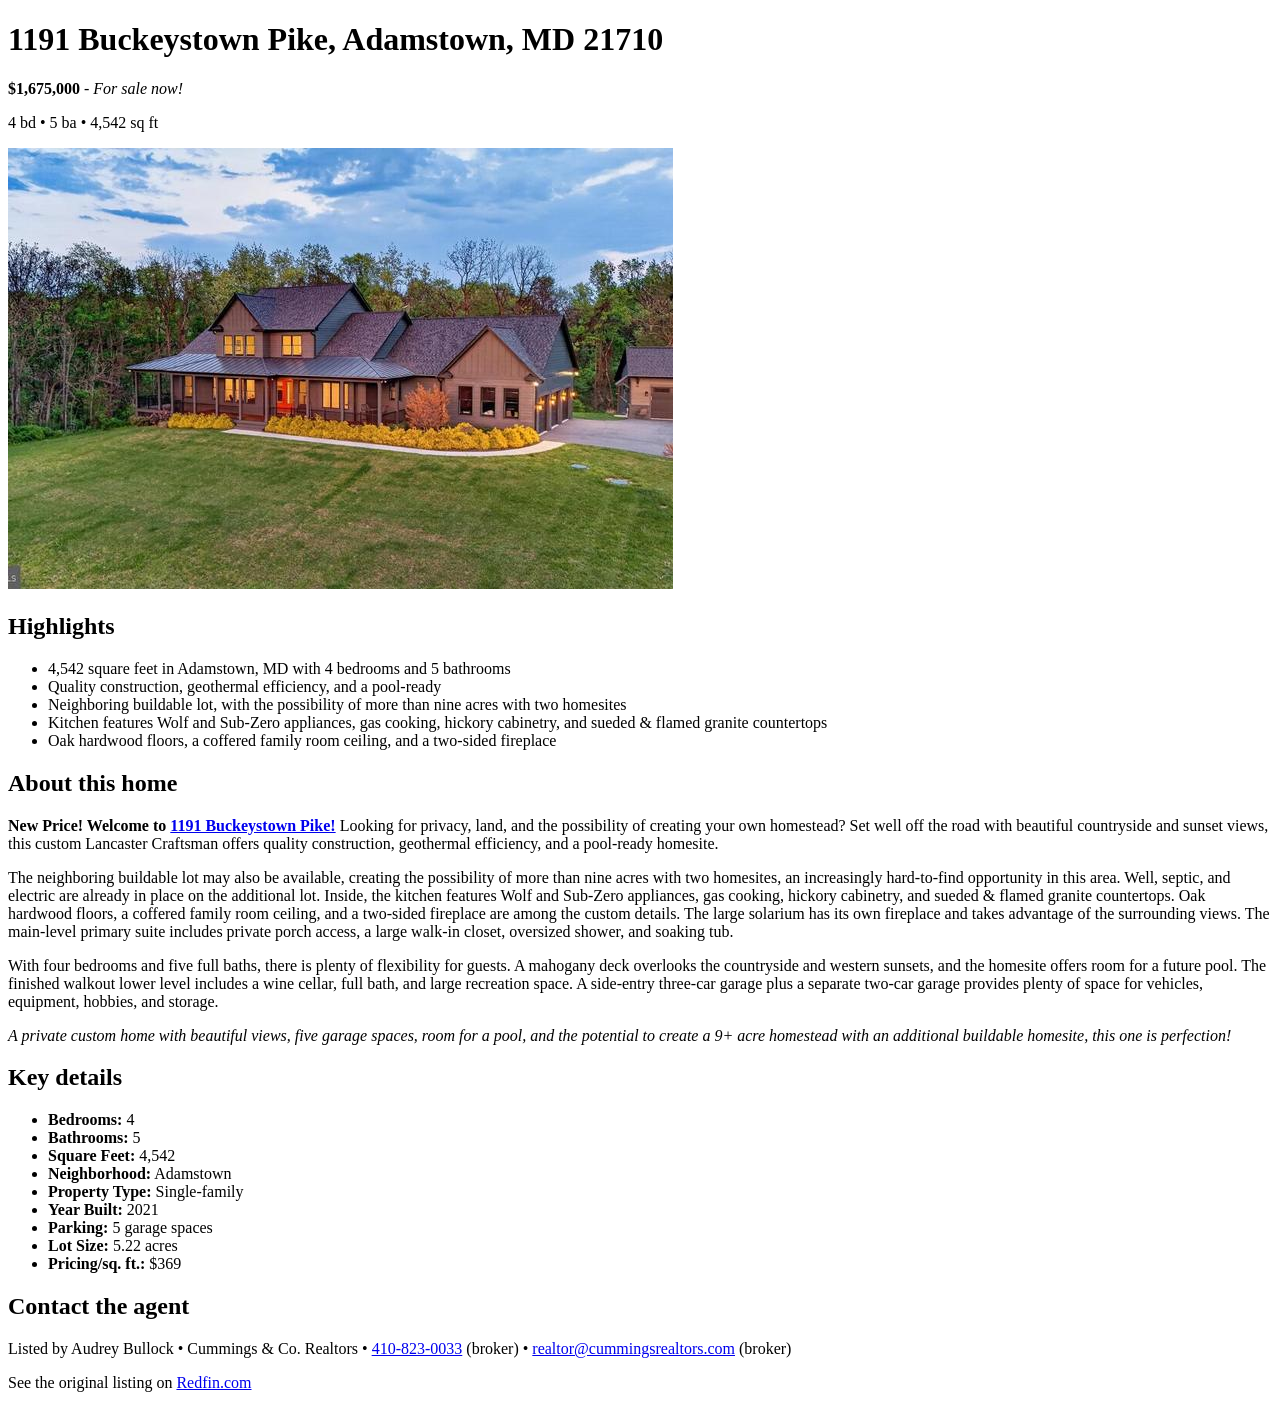
<file: projects/real-estate/index.html>
<!DOCTYPE html>
<html lang="en">

<head>
    <meta charset="UTF-8">
    <meta name="viewport" content="width=device-width, initial-scale=1.0">
    <title>1191 Buckeystown Pike, Adamstown, MD 21710</title>
    <meta name="description"
        content="Looking for privacy, land, and the possibility of creating your own homestead? Set well off the road with beautiful countryside and sunset views, this custom Lancaster Craftsman offers quality construction, geothermal efficiency, and a pool-ready homesite.">
</head>

<body>
    <header>
        <h1>1191 Buckeystown Pike, Adamstown, MD 21710</h1>
        <p><strong>$1,675,000</strong> - <em>For sale now!</em></p>
        <p>4 bd • 5 ba • 4,542 sq ft</p>
        <img src="img/adamstown-exterior.jpg"
            alt="Front view of a single family home during the day, surrounded by front lawn and trees in the back">
    </header>
    <main>
        <section>
            <h2>Highlights</h2>
            <ul>
                <li>4,542 square feet in Adamstown, MD with 4 bedrooms and 5 bathrooms</li>
                <li>Quality construction, geothermal efficiency, and a pool-ready</li>
                <li>Neighboring buildable lot, with the possibility of more than nine acres with two homesites</li>
                <li>Kitchen features Wolf and Sub-Zero appliances, gas cooking, hickory cabinetry, and sueded & flamed
                    granite countertops</li>
                <li>Oak hardwood floors, a coffered family room ceiling, and a two-sided fireplace</li>
            </ul>
        </section>
        <section>
            <h2>About this home</h2>
            <p><strong>New Price! Welcome to <a href="https://share.google/3fAtQyIlKodfIjwFR">1191 Buckeystown
                        Pike!</a></strong> Looking for privacy, land, and the possibility of creating your own
                homestead? Set well off the road with beautiful countryside and sunset views, this custom Lancaster
                Craftsman offers quality construction, geothermal efficiency, and a pool-ready homesite.</p>
            <p>The neighboring buildable lot may also be available, creating the possibility of more than nine acres
                with two homesites, an increasingly hard-to-find opportunity in this area. Well, septic, and electric
                are already in place on the additional lot. Inside, the kitchen features Wolf and Sub-Zero appliances,
                gas cooking, hickory cabinetry, and sueded & flamed granite countertops. Oak hardwood floors, a coffered
                family room ceiling, and a two-sided fireplace are among the custom details. The large solarium has its
                own fireplace and takes advantage of the surrounding views. The main-level primary suite includes
                private porch access, a large walk-in closet, oversized shower, and soaking tub.</p>
            <p>With four bedrooms and five full baths, there is plenty of flexibility for guests. A mahogany deck
                overlooks the countryside and western sunsets, and the homesite offers room for a future pool. The
                finished walkout lower level includes a wine cellar, full bath, and large recreation space. A side-entry
                three-car garage plus a separate two-car garage provides plenty of space for vehicles, equipment,
                hobbies, and storage.</p>
            <p><em>A private custom home with beautiful views, five garage spaces, room for a pool, and the potential to
                    create a 9+ acre homestead with an additional buildable homesite, this one is perfection!</em></p>
        </section>
        <section>
            <h2>Key details</h2>
            <ul>
                <li><b>Bedrooms:</b> 4</li>
                <li><b>Bathrooms:</b> 5</li>
                <li><b>Square Feet:</b> 4,542</li>
                <li><b>Neighborhood:</b> Adamstown</li>
                <li><b>Property Type:</b> Single-family</li>
                <li><b>Year Built:</b> 2021</li>
                <li><b>Parking:</b> 5 garage spaces</li>
                <li><b>Lot Size:</b> 5.22 acres</li>
                <li><b>Pricing/sq. ft.:</b> $369</li>
            </ul>
        </section>
    </main>
    <footer>
        <h2>Contact the agent</h2>
        <p>Listed by Audrey Bullock • Cummings & Co. Realtors • <a href="tel:410-823-0033">410-823-0033</a> (broker) •
            <a href="mailto:realtor@cummingsrealtors.com">realtor@cummingsrealtors.com</a> (broker)</p>
        <p>See the original listing on <a
                href="https://www.redfin.com/MD/Adamstown/1191-Buckeystown-Pike-21710/home/144839779">Redfin.com</a></p>
    </footer>
</body>

</html>
</file>
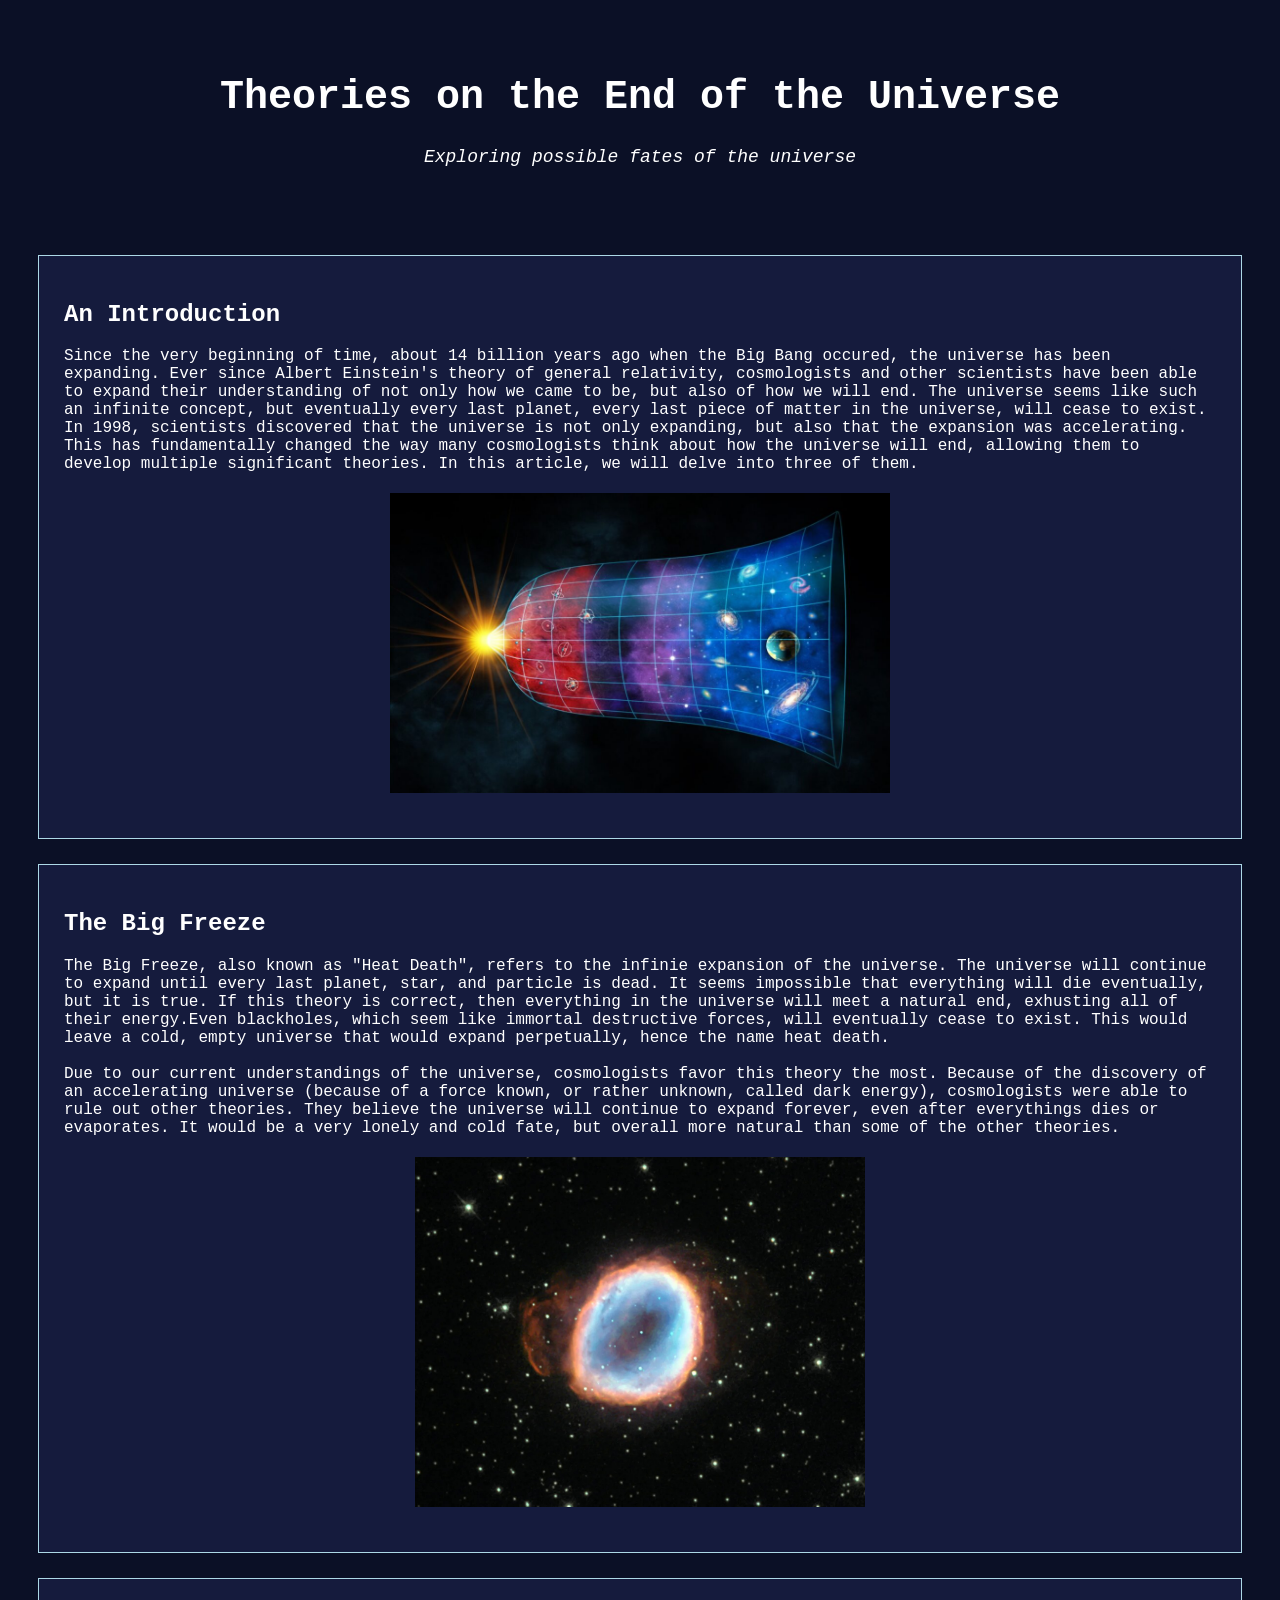
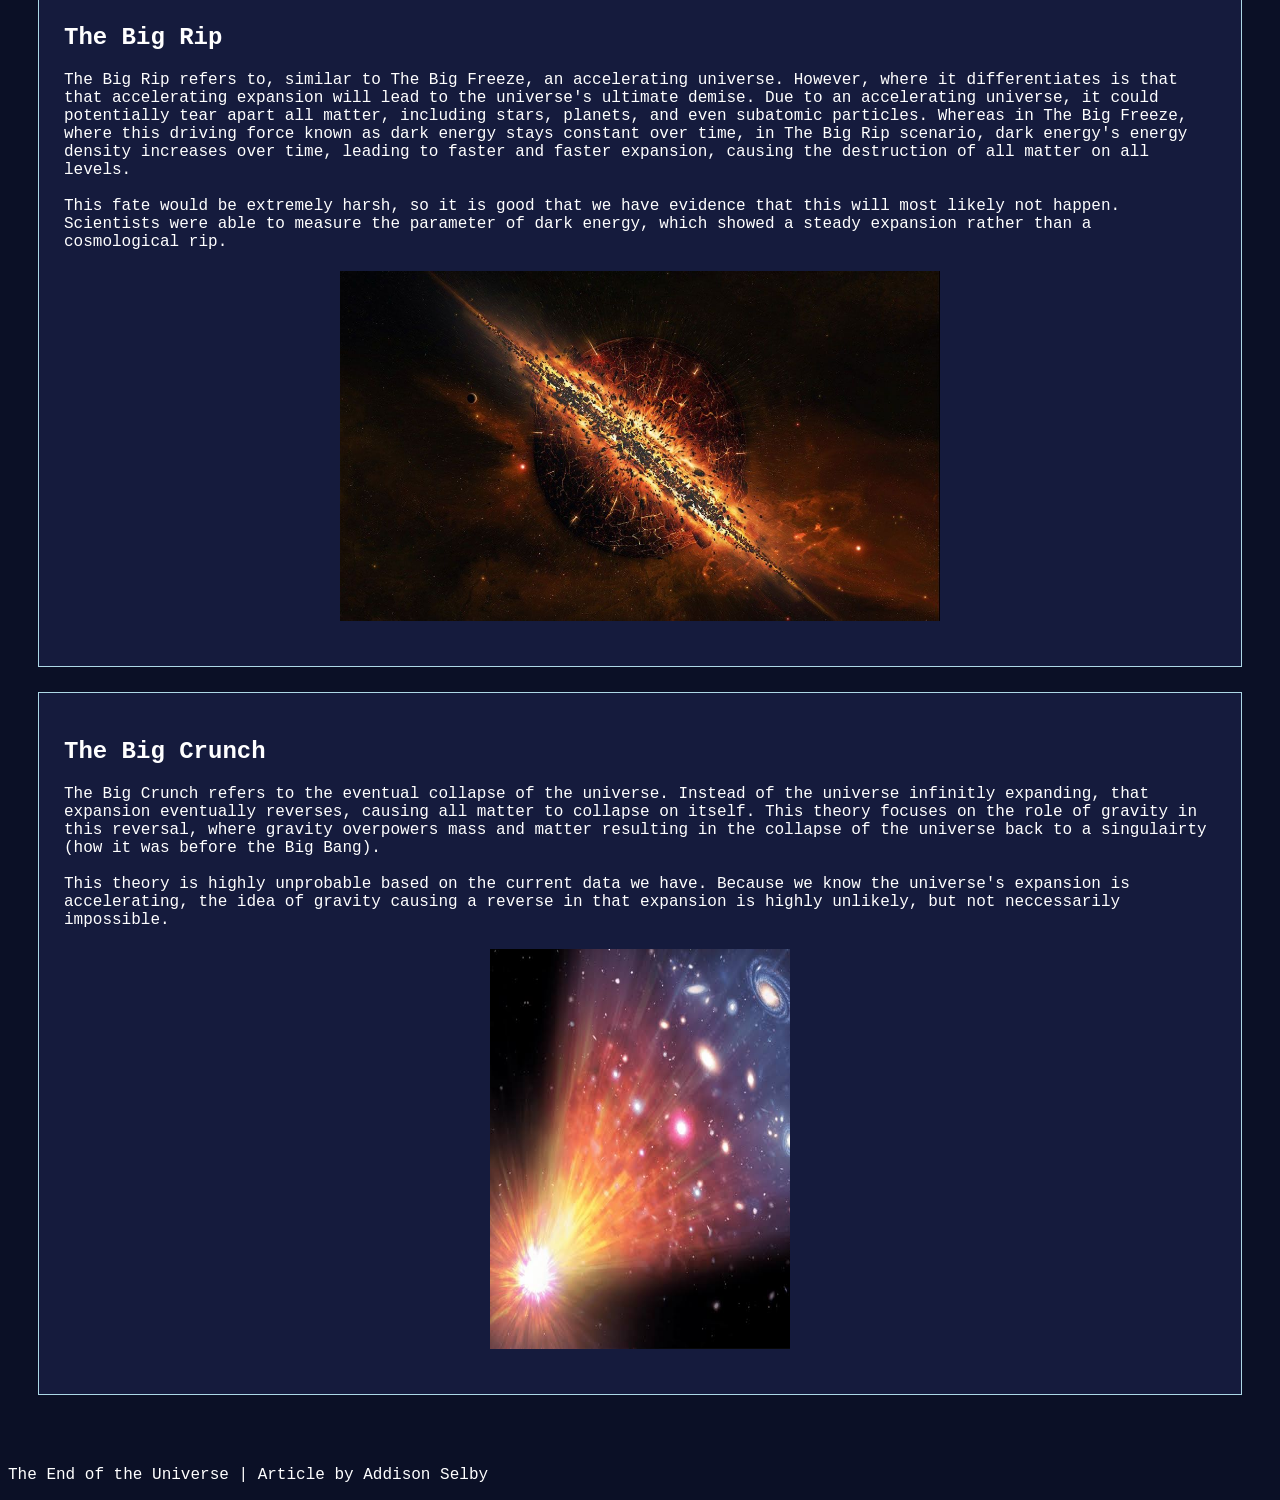
<file: projects/wikipedia/index.html>
<!DOCTYPE html>
<html lang="en">

<head>
    <meta charset="UTF-8">
    <meta name="viewport" content="width=device-width, initial-scale=1.0">
    <title>The Fate of the Universe</title>
    <meta name="description" content="Overview of theories on how the universe could eventually end">
    <link rel="stylesheet" href="css/style.css">
</head>

<body>
    <header>
        <h1>Theories on the End of the Universe</h1>
        <p class="sub">Exploring possible fates of the universe</p>
    </header>

    <main>
        <section>
            <h2>An Introduction</h2>
            <p>Since the very beginning of time, about 14 billion years ago when the Big Bang occured, the universe has been expanding. Ever since Albert Einstein's theory of general relativity, cosmologists and other scientists have been able to expand their understanding of not only how we came to be, but also of how we will end. The universe seems like such an infinite concept, but eventually every last planet, every last piece of matter in the universe, will cease to exist. In 1998, scientists discovered that the universe is not only expanding, but also that the expansion was accelerating. This has fundamentally changed the way many cosmologists think about how the universe will end, allowing them to develop multiple significant theories. In this article, we will delve into three of them.</p>

            <img src="img/universe.jpg" alt="The different stages of the universe, from the very beginning when their were just protons and atoms to now with Earth and other planets and galaxies." height="300px" width="500">
        </section>

        <section>
            <h2>The Big Freeze</h2>
            <p>The Big Freeze, also known as "Heat Death", refers to the infinie expansion of the universe. The universe will continue to expand until every last planet, star, and particle is dead. It seems impossible that everything will die eventually, but it is true. If this theory is correct, then everything in the universe will meet a natural end, exhusting all of their energy.Even blackholes, which seem like immortal destructive forces, will eventually cease to exist. This would leave a cold, empty universe that would expand perpetually, hence the name heat death.
            <br><br>
            Due to our current understandings of the universe, cosmologists favor this theory the most. Because of the discovery of an accelerating universe (because of a force known, or rather unknown, called dark energy), cosmologists were able to rule out other theories. They believe the universe will continue to expand forever, even after everythings dies or evaporates. It would be a very lonely and cold fate, but overall more natural than some of the other theories.
            </p>

            <img src="img/star.jpg" alt="A star dying; a star in its final stage of life" height="350" width="450">
        </section>

        <section>
            <h2>The Big Rip</h2>
            <p>The Big Rip refers to, similar to The Big Freeze, an accelerating universe. However, where it differentiates is that that accelerating expansion will lead to the universe's ultimate demise. Due to an accelerating universe, it could potentially tear apart all matter, including stars, planets, and even subatomic particles. Whereas in The Big Freeze, where this driving force known as dark energy stays constant over time, in The Big Rip scenario, dark energy's energy density increases over time, leading to faster and faster expansion, causing the destruction of all matter on all levels. 
            <br><br>
            This fate would be extremely harsh, so it is good that we have evidence that this will most likely not happen. Scientists were able to measure the parameter of dark energy, which showed a steady expansion rather than a cosmological rip.
            </p>

            <img src="img/rip.jpg" alt="A planet ripping apart" height="350" width="600">
        </section>

        <section>
            <h2>The Big Crunch</h2>
            <p>The Big Crunch refers to the eventual collapse of the universe. Instead of the universe infinitly expanding, that expansion eventually reverses, causing all matter to collapse on itself. This theory focuses on the role of gravity in this reversal, where gravity overpowers mass and matter resulting in the collapse of the universe back to a singulairty (how it was before the Big Bang).
            <br><br>
            This theory is highly unprobable based on the current data we have. Because we know the universe's expansion is accelerating, the idea of gravity causing a reverse in that expansion is highly unlikely, but not neccessarily impossible.
            </p>

            <img src="img/crunch.jpg" alt="The universe collapsing in on itself" height="400" width="300">
        </section>
    </main>

    <footer>
        <p>The End of the Universe | Article by Addison Selby</p>
    </footer>
</body>

</html>
</file>
<file: site/css/style.css>
body {
    margin: 0;
    padding: 16px;
    background-color: #F3F1ED;
    color: #171717;
}

.name {
    display: flex;
    justify-content: center;
    align-items: center;
    padding: 16px;
}

.nav {
    display: flex;
    justify-content: center;
    align-items: center;
    padding: 16px;
}

.feature {
    display: flex;
    justify-content: center;
    align-items: center;
    padding: 16px;
}

.highlights {
    display: flex;
    justify-content: center;
    align-items: center;
    padding: 16px;
}

.intro {
    display: flex;
    justify-content: center;
    align-items: center;
    text-align: center;
    width: 450px;
    margin: 18px auto 0;
    padding: 25px;
    border: 1.5px solid #65272A;
    background-color: white;
}

.about {
    text-align: center;
    font-size: 42px;
    margin: 20px 0;
}

.nav {
    text-align: center;
    margin-bottom: 30px;

}

.about-layout {
    display: flex;
    justify-content: center;
    align-items: flex-start;
    gap: 32px;
    max-width: 700px;
    margin: 0 auto;
    padding: 20px;
}

.about-sections {
    display: flex;
    flex-direction: column;
    gap: 20px;
}

.bio,
.goals {
    width: 100%;
    min-height: 120px;
    box-sizing: border-box;
    border: 1.5px solid #65272A;
    background-color: white;
    display: flex;
    justify-content: center;
    align-items: center;
    text-align: center;
    padding: 12px;
    margin: 0;
}

/* Gallery */

.gallery nav {
    margin-bottom: 25px;
}

.gallery-intro {
    width: 40%;
    min-height: 120px;
    box-sizing: border-box;
    border: 1.5px solid #65272A;
    background-color: white;
    display: flex;
    align-items: center;
    padding: 25px;
    margin-bottom: 30px;    
}

.photo-gallery {
    display: flex;
    flex-wrap: wrap;
    justify-content: flex-start;
    column-gap: 40px;
    row-gap: 20px;
    margin-top: 20px;
}

.gallery-item {
    width: 35%;
    text-align: center;
}

/* Clips */

.clips h1 {
    margin-top: 0;
    margin-bottom: 20px;
}

.clips nav {
    margin-bottom: 25px;
}

.clips-intro {
    width: 60%;
    min-height: 120px;
    box-sizing: border-box;
    border: 1.5px solid #65272A;
    background-color: white;
    display: flex;
    align-items: center;
    padding: 25px;
    margin-bottom: 30px;  
}

.clips-gallery {
    display: flex;
    flex-wrap: wrap;
    justify-content: flex-start;
    column-gap: 40px;
    row-gap: 20px;
    margin-top: 20px;
}

.clip-item {
    width: 35%;
}

.clip-box {
    height: 245px;
    border: 1.5px solid #65272A;
    background-color: white;
    display: flex;
    align-items: center;
    justify-content: center;
    text-align: center;
    padding: 10px;
    box-sizing: border-box;
}

/* Resume */
.resume {
    width: 100%;
    max-width: 500px;
}

.resume h1 {
    margin-top: 0px;
    margin-bottom: 25px;
}

.resume-section {
    width: 100%;
    min-height: 120px;
    box-sizing: border-box;
    border: 1.5px solid #65272A;
    background-color: white;
    display: flex;
    align-items: center;
    padding: 0 16px;
    margin-top: 30px;
    margin-bottom: 30px;
}

/* Contact */
.contact h1 {
    margin-bottom: 25px;
}

.contact-intro {
    width: 38%;
    min-height: 120px;
    box-sizing: border-box;
    margin-top: 25px;
    border: 1.5px solid #65272A;
    background-color: white;
    display: flex;
    align-items: center;
    padding: 0 16px;
    margin-bottom: 30px;   
}

.contact-info {
    width: 35%;
    min-height: 300px;
    border: 1.5px solid #65272A;
    background-color: white;
    display: flex;
    flex-direction: column;
    justify-content: space-around;
    align-items: center;
    padding: 25px;
}

/* Events */
.events-gallery {
    display: grid;
    grid-template-columns: 1fr 1fr 1fr;
    gap: 10px;
}

.events-gallery img {
    width: 70%;
    height: auto;
}

a {
    color: #77685C;
    text-decoration: none;
}

a:hover {
    color: #3D3029;
}

h1, h2, h3, h4, h5 {
    font-family: 'Cormorant Garamond', serif;
    font-weight: 400;
    font-style: italic;
}

body {
    font-family: 'Montserrat', sans-serif;
}

p {
    font-family: 'Montserrat', sans-serif;
}
</file>
<file: projects/buisness-page/css/style.css>
header {
    background-color: #664c39;
    color: white;
    padding: 30px;
    text-align: center;
}

body {
    font-family: 'Playfair Display', serif;
    background-color: #f5efe6;
    color: #44372d;
}

h1 {
    font-family: 'Playfair Display', serif;
}

footer {
    background-color: #664c39;
    color: white;
    padding: 30px;
    text-align: center;
}
</file>
<file: projects/wikipedia/css/style.css>
body {
    background-color: #0b1026;
    color: #ffffff;
    font-family: Courier New;
    font-size: 16px;
}

header {
    text-align: center;
    padding: 40px 20px;
}

h1 {
    font-size: 40px;
    font-weight: bold;
}

.sub {
    font-size: 18px;
    font-style: italic;
}

main {
    padding: 30px;
}

section {
    background-color: #151b3d;
    padding: 25px;
    margin-bottom: 25px;
    border: 1px solid lightblue;
}

h2 {
    font-weight: bold;
}

img {
    display: block;
    margin: 20px auto;
}
</file>
